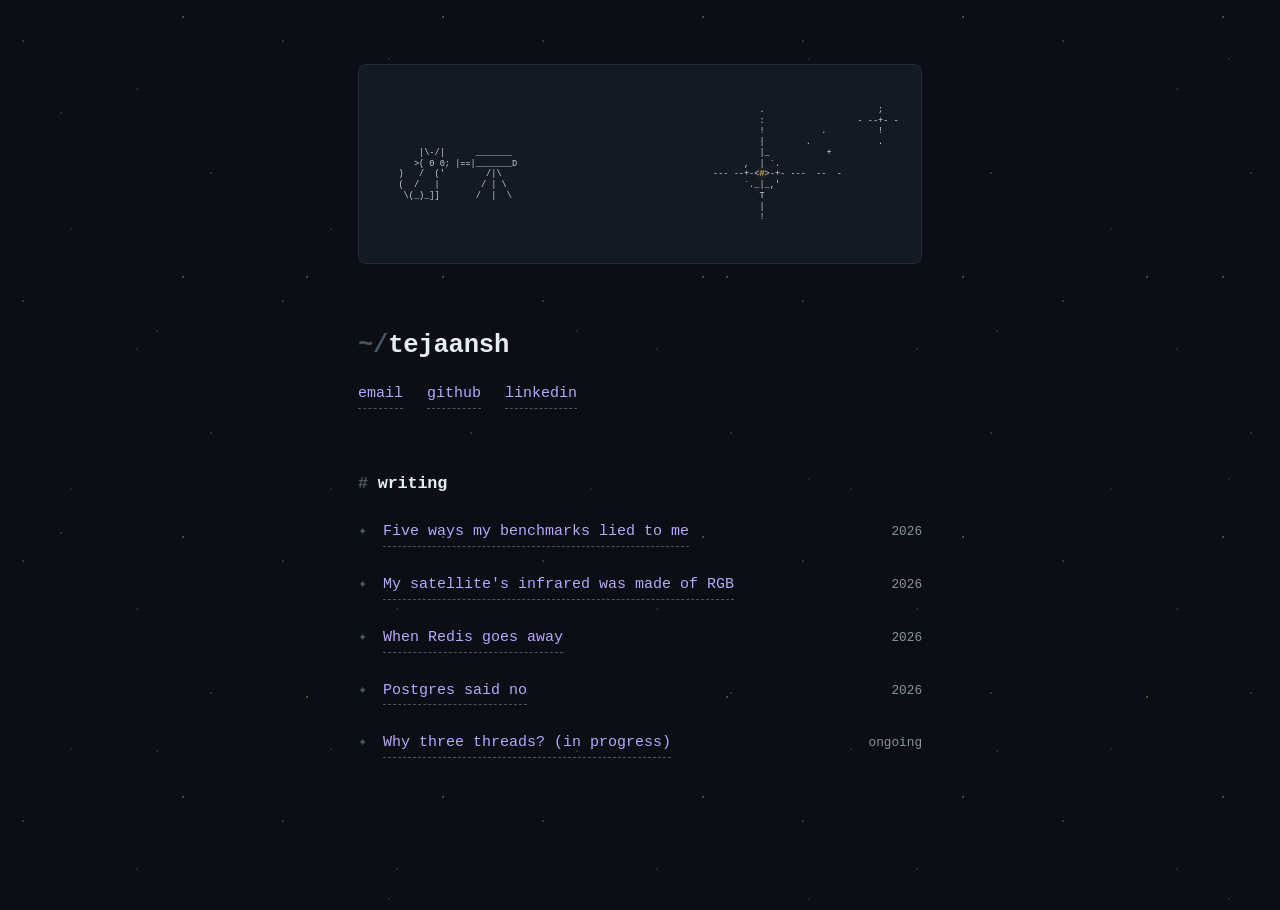
<file: index.html>
<!doctype html>
<html lang="en">
<head>
<meta charset="utf-8">
<meta name="viewport" content="width=device-width,initial-scale=1">
<title>Tejaansh Sara</title>
<link rel="stylesheet" href="style.css">
</head>
<body>
<main><article class="home">
<pre class="sky" role="img" aria-label="ASCII cat at a telescope, pointed at a star">
                                                                         .                      ;
                                                                         :                  - --+- -
                                                                         !           .          !
                                                                         |        .             .
       |\-/|      _______                                                |_           +
      &gt;( 0 0; |==|_______D                                            ,  | `.
   )   /  ('        /|\                                         --- --+-&lt;<span class="star">#</span>&gt;-+- ---  --  -
   (  /   |        / | \                                              `._|_,'
    \(_)_]]       /  |  \                                                T
                                                                         |
                                                                         !
</pre>
<h1>tejaansh</h1>
<p class="links"><a href="mailto:thetejaansh@gmail.com">email</a> <a href="https://github.com/brightyorcerf">github</a> <a href="https://linkedin.com/in/tejaansh-sara">linkedin</a></p>

<h2>writing</h2>
<ol>
<li><a href="writing/benchmarks-lied/">Five ways my benchmarks lied to me</a> <span class="date">2026</span></li>
<li><a href="writing/orbital-scene-preprocessor/">My satellite's infrared was made of RGB</a> <span class="date">2026</span></li>
<li><a href="writing/rate-limiter/">When Redis goes away</a> <span class="date">2026</span></li>
<li><a href="writing/fleeting-rls/">Postgres said no</a> <span class="date">2026</span></li>
<li><a href="writing/lockstack-linux/">Why three threads? (in progress)</a> <span class="date">ongoing</span></li>
</ol>

</article></main>
</body>
</html>
</file>
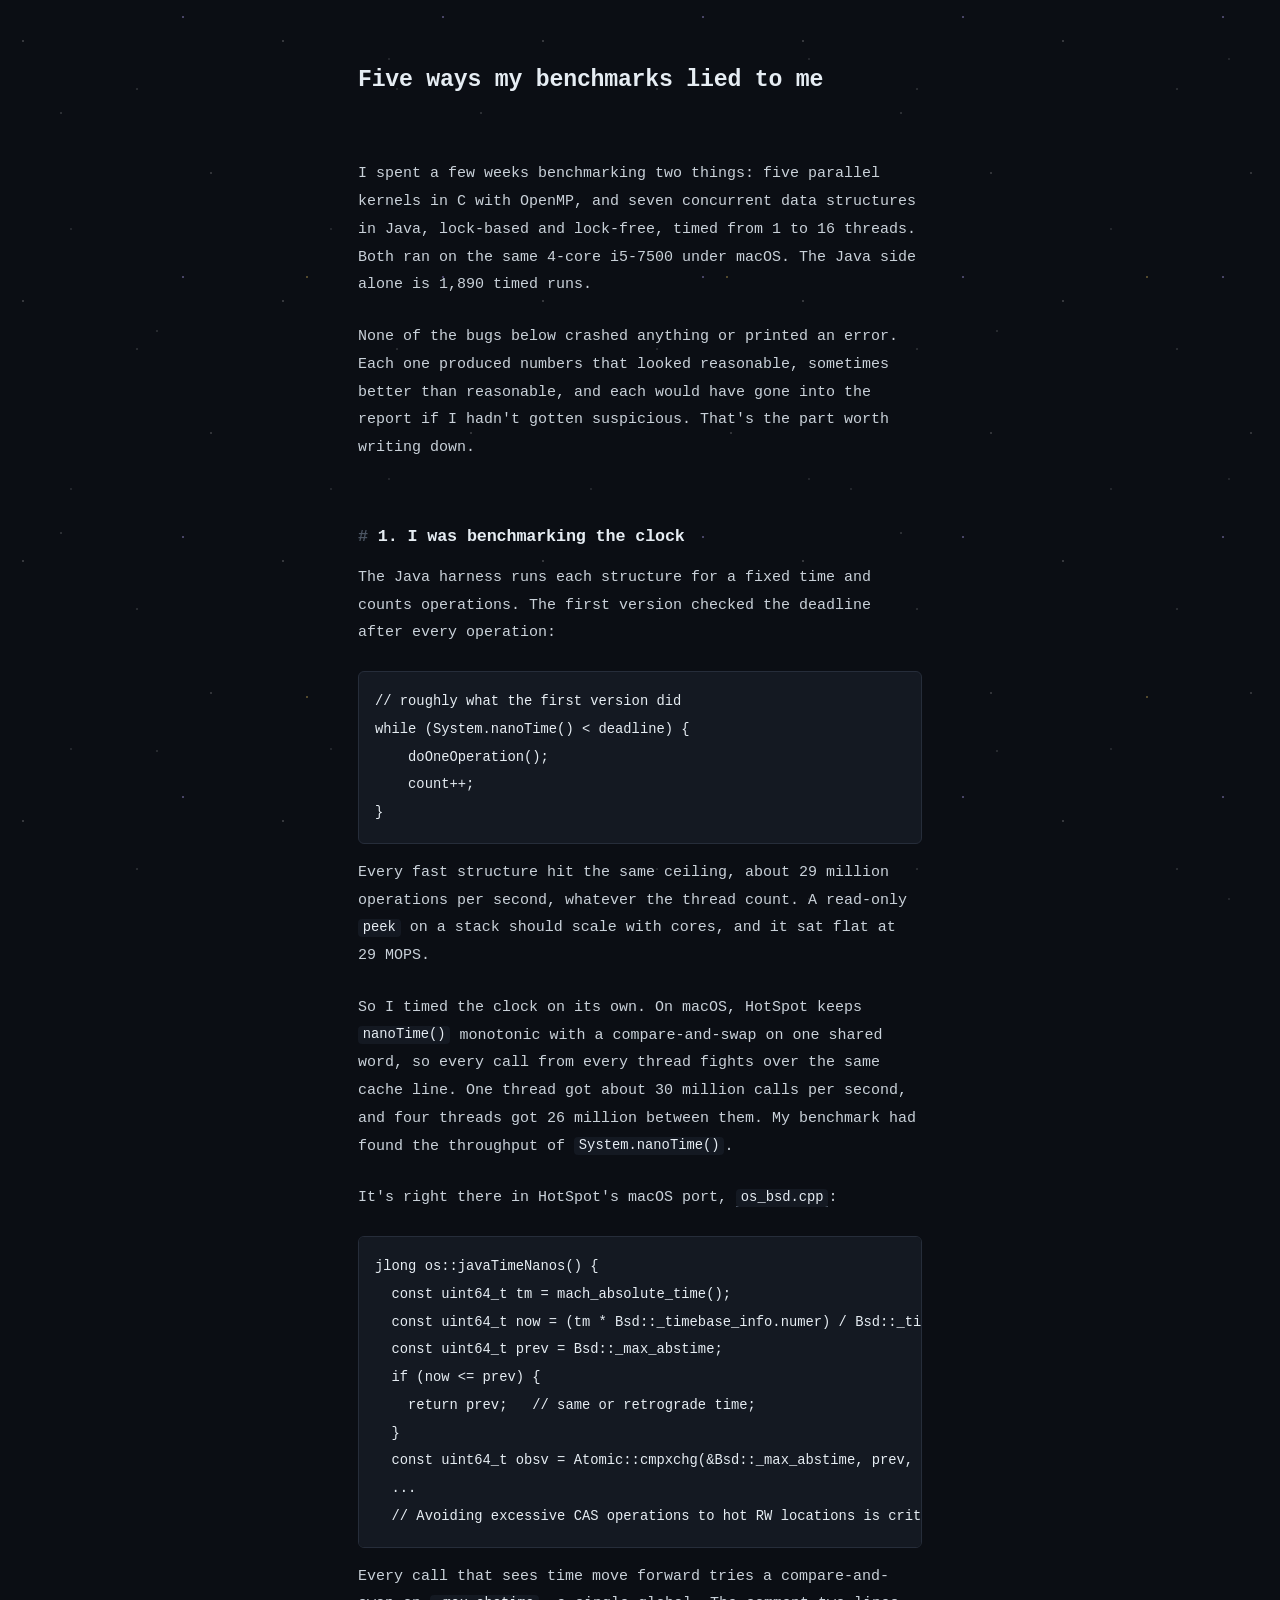
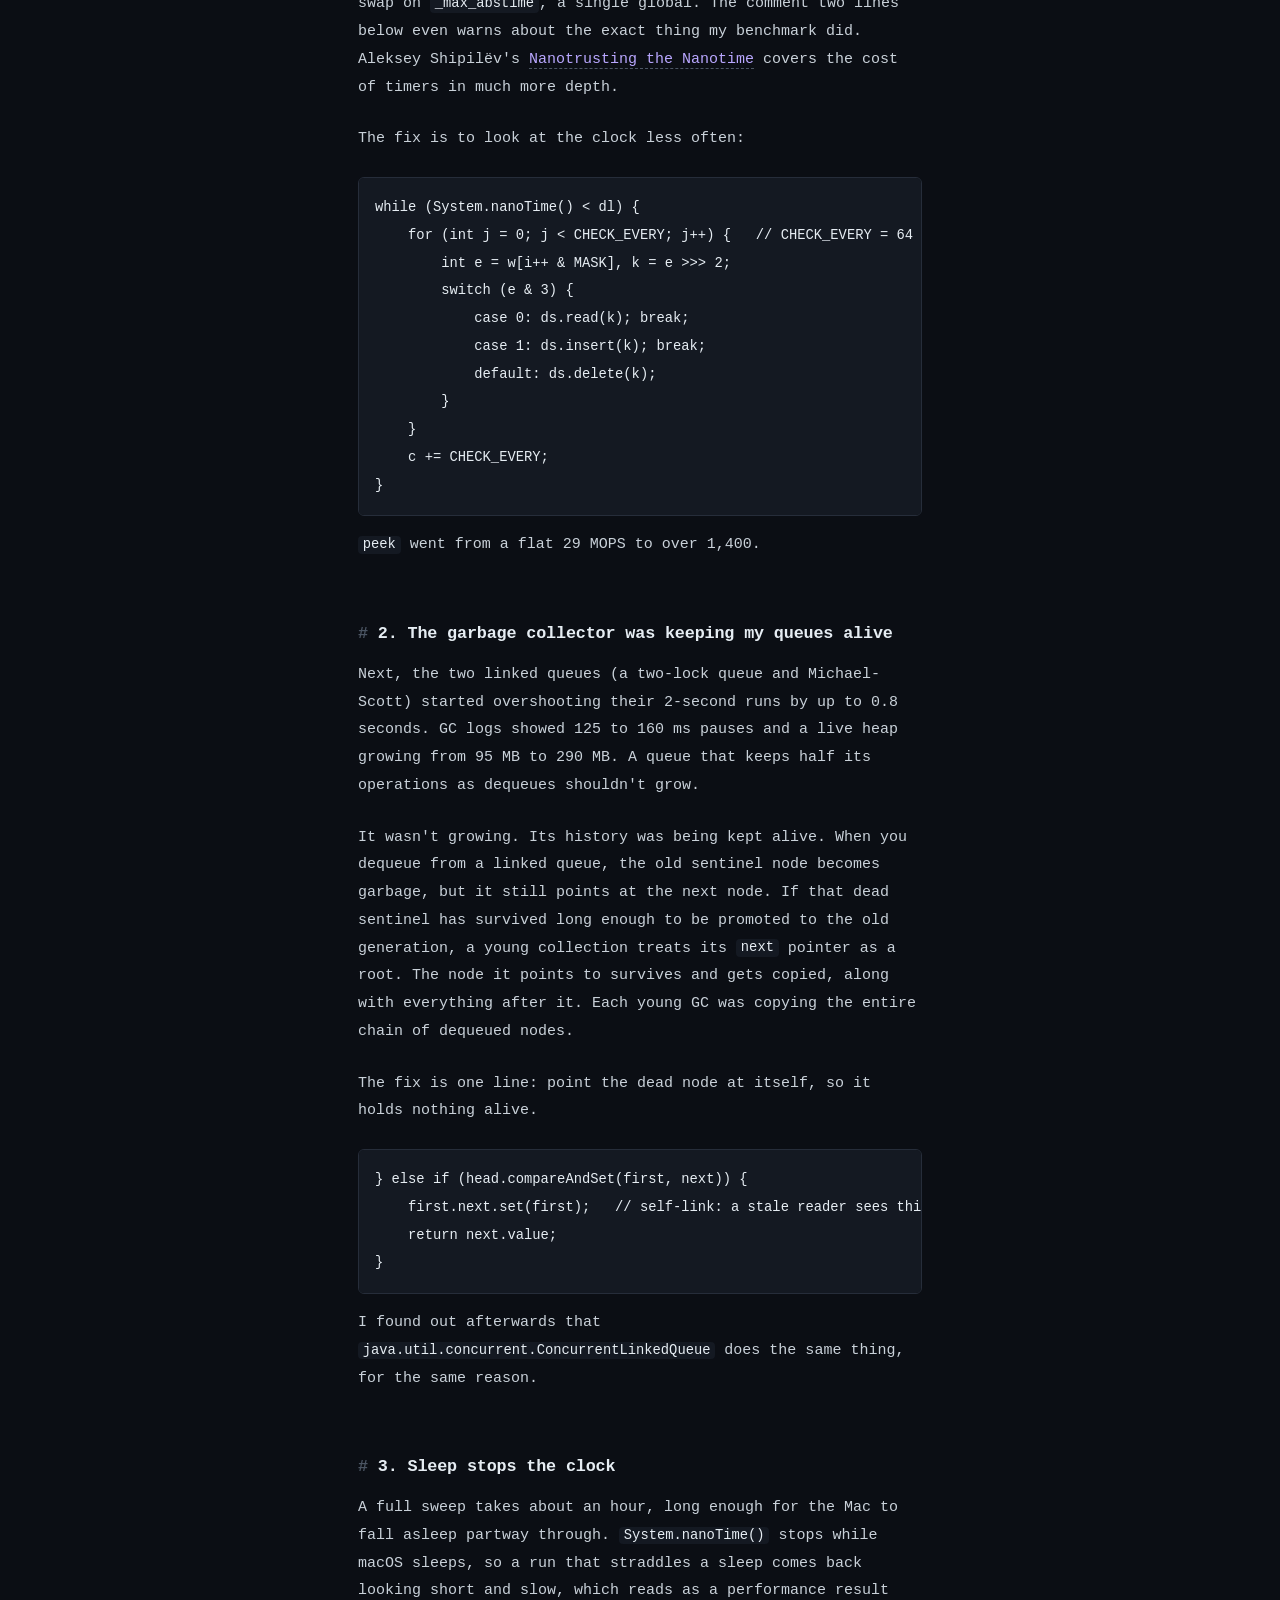
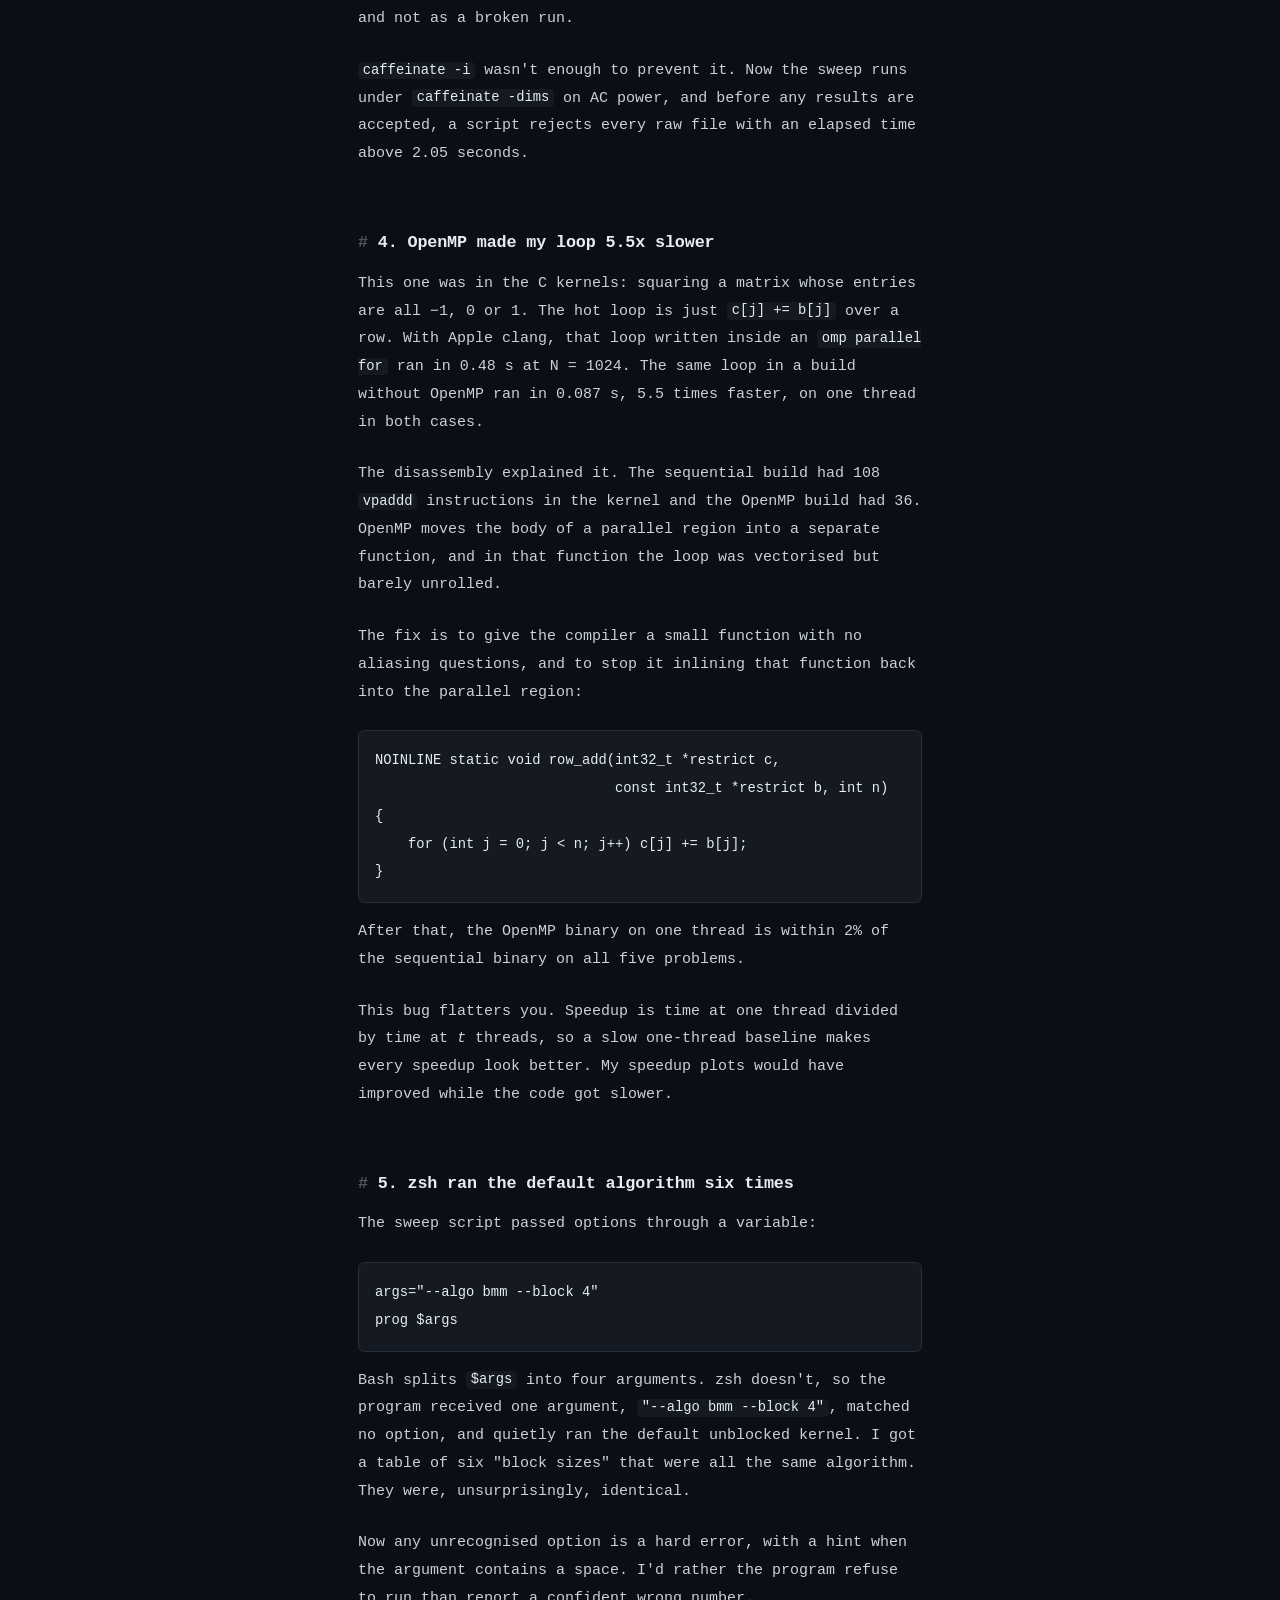
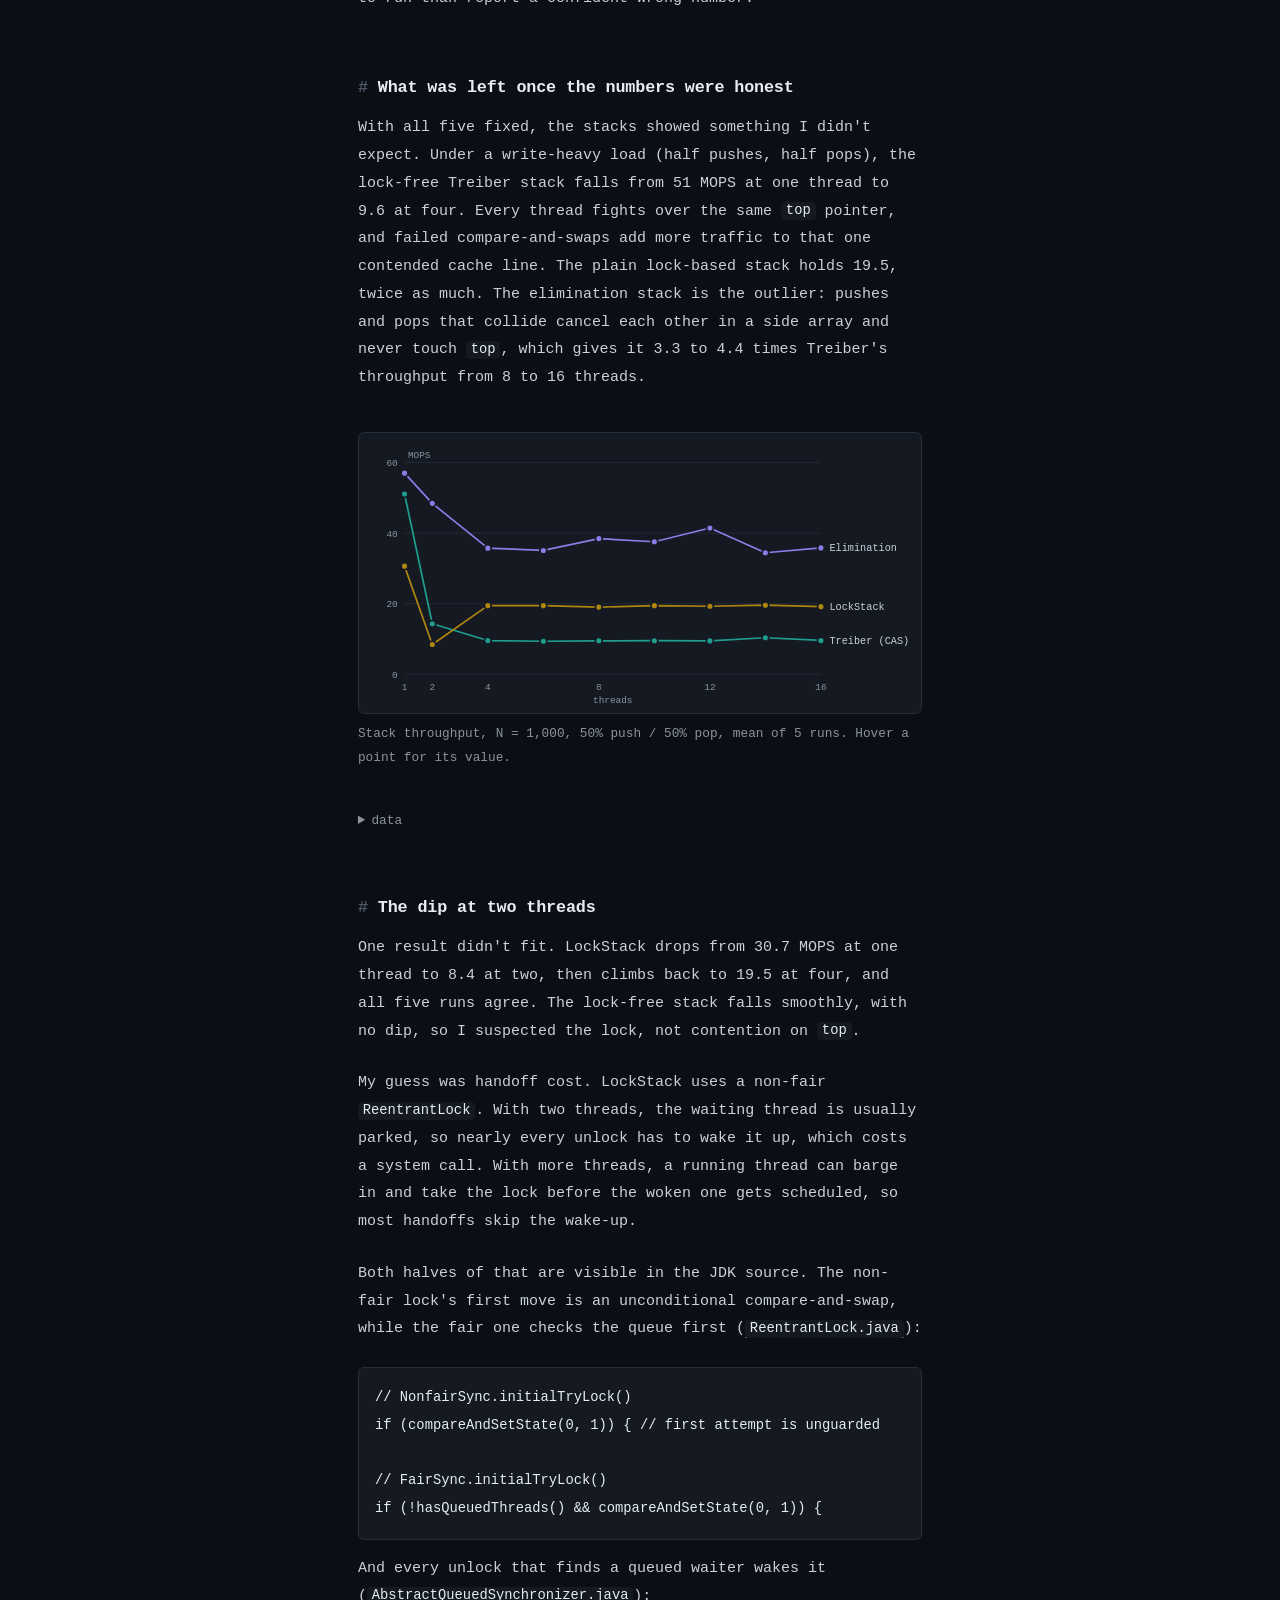
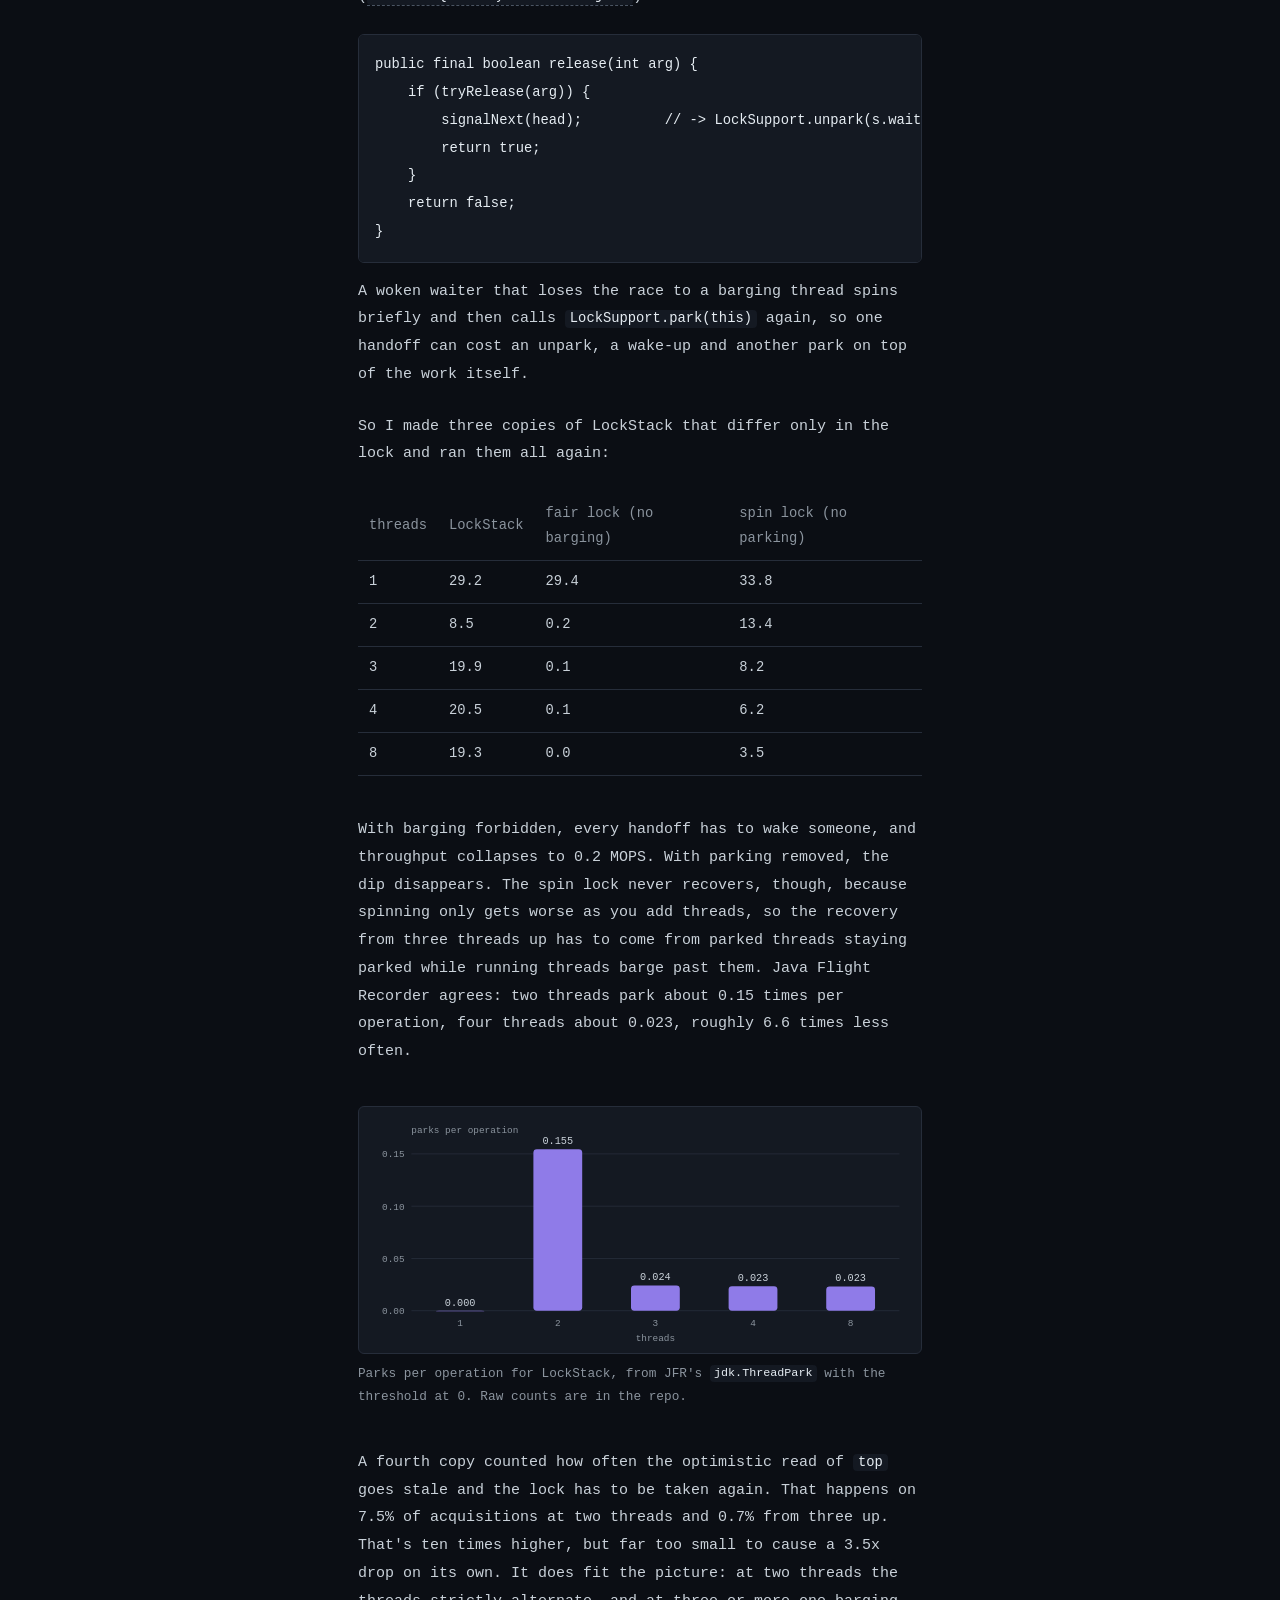
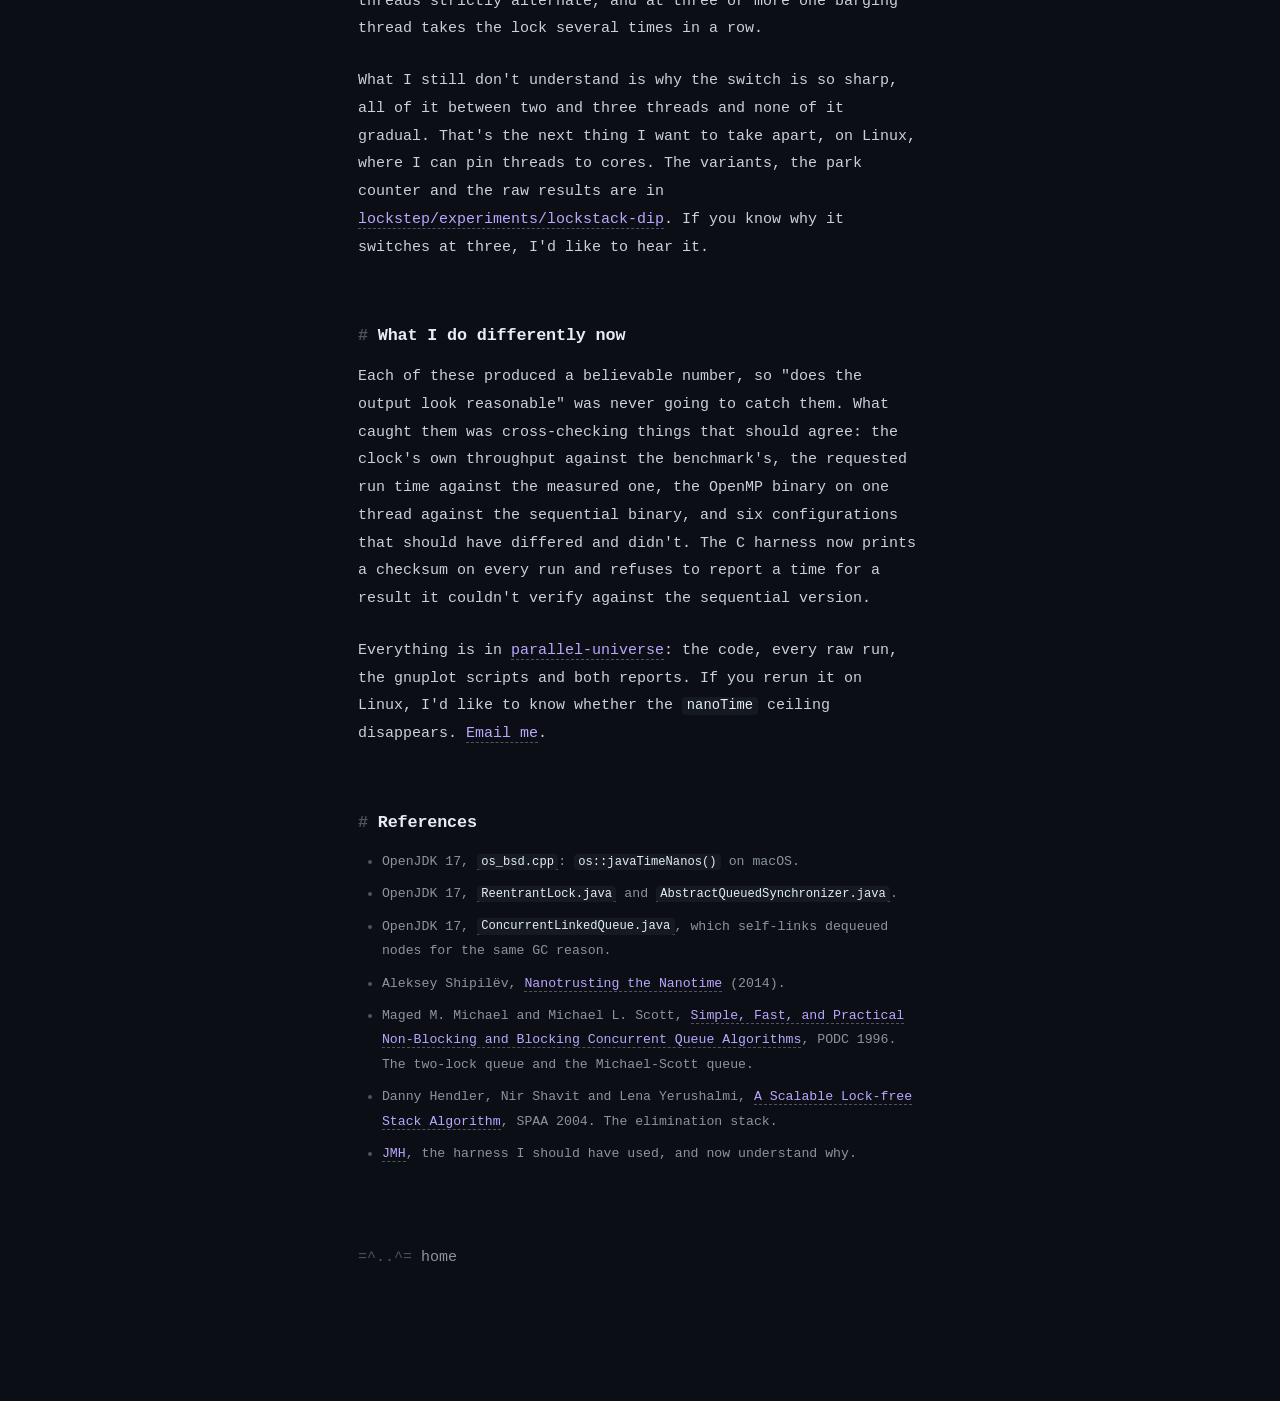
<file: writing/benchmarks-lied/index.html>
<!doctype html>
<html lang="en">
<head>
<meta charset="utf-8">
<meta name="viewport" content="width=device-width,initial-scale=1">
<title>Five ways my benchmarks lied to me</title>
<link rel="stylesheet" href="../../style.css">
</head>
<body>
<main><article>
<h1>Five ways my benchmarks lied to me</h1>
<p>I spent a few weeks benchmarking two things: five parallel kernels in C with OpenMP, and seven concurrent data structures in Java, lock-based and lock-free, timed from 1 to 16 threads. Both ran on the same 4-core i5-7500 under macOS. The Java side alone is 1,890 timed runs.</p>
<p>None of the bugs below crashed anything or printed an error. Each one produced numbers that looked reasonable, sometimes better than reasonable, and each would have gone into the report if I hadn't gotten suspicious. That's the part worth writing down.</p>

<h2>1. I was benchmarking the clock</h2>
<p>The Java harness runs each structure for a fixed time and counts operations. The first version checked the deadline after every operation:</p>
<pre><code>// roughly what the first version did
while (System.nanoTime() &lt; deadline) {
    doOneOperation();
    count++;
}</code></pre>
<p>Every fast structure hit the same ceiling, about 29 million operations per second, whatever the thread count. A read-only <code>peek</code> on a stack should scale with cores, and it sat flat at 29 MOPS.</p>
<p>So I timed the clock on its own. On macOS, HotSpot keeps <code>nanoTime()</code> monotonic with a compare-and-swap on one shared word, so every call from every thread fights over the same cache line. One thread got about 30 million calls per second, and four threads got 26 million between them. My benchmark had found the throughput of <code>System.nanoTime()</code>.</p>
<p>It's right there in HotSpot's macOS port, <a href="https://github.com/openjdk/jdk17u/blob/master/src/hotspot/os/bsd/os_bsd.cpp"><code>os_bsd.cpp</code></a>:</p>
<pre><code>jlong os::javaTimeNanos() {
  const uint64_t tm = mach_absolute_time();
  const uint64_t now = (tm * Bsd::_timebase_info.numer) / Bsd::_timebase_info.denom;
  const uint64_t prev = Bsd::_max_abstime;
  if (now &lt;= prev) {
    return prev;   // same or retrograde time;
  }
  const uint64_t obsv = Atomic::cmpxchg(&amp;Bsd::_max_abstime, prev, now);
  ...
  // Avoiding excessive CAS operations to hot RW locations is critical.</code></pre>
<p>Every call that sees time move forward tries a compare-and-swap on <code>_max_abstime</code>, a single global. The comment two lines below even warns about the exact thing my benchmark did. Aleksey Shipilëv's <a href="https://shipilev.net/blog/2014/nanotrusting-nanotime/">Nanotrusting the Nanotime</a> covers the cost of timers in much more depth.</p>
<p>The fix is to look at the clock less often:</p>
<pre><code>while (System.nanoTime() &lt; dl) {
    for (int j = 0; j &lt; CHECK_EVERY; j++) {   // CHECK_EVERY = 64
        int e = w[i++ &amp; MASK], k = e &gt;&gt;&gt; 2;
        switch (e &amp; 3) {
            case 0: ds.read(k); break;
            case 1: ds.insert(k); break;
            default: ds.delete(k);
        }
    }
    c += CHECK_EVERY;
}</code></pre>
<p><code>peek</code> went from a flat 29 MOPS to over 1,400.</p>

<h2>2. The garbage collector was keeping my queues alive</h2>
<p>Next, the two linked queues (a two-lock queue and Michael-Scott) started overshooting their 2-second runs by up to 0.8 seconds. GC logs showed 125 to 160 ms pauses and a live heap growing from 95 MB to 290 MB. A queue that keeps half its operations as dequeues shouldn't grow.</p>
<p>It wasn't growing. Its history was being kept alive. When you dequeue from a linked queue, the old sentinel node becomes garbage, but it still points at the next node. If that dead sentinel has survived long enough to be promoted to the old generation, a young collection treats its <code>next</code> pointer as a root. The node it points to survives and gets copied, along with everything after it. Each young GC was copying the entire chain of dequeued nodes.</p>
<p>The fix is one line: point the dead node at itself, so it holds nothing alive.</p>
<pre><code>} else if (head.compareAndSet(first, next)) {
    first.next.set(first);   // self-link: a stale reader sees this and fails its head check
    return next.value;
}</code></pre>
<p>I found out afterwards that <code>java.util.concurrent.ConcurrentLinkedQueue</code> does the same thing, for the same reason.</p>

<h2>3. Sleep stops the clock</h2>
<p>A full sweep takes about an hour, long enough for the Mac to fall asleep partway through. <code>System.nanoTime()</code> stops while macOS sleeps, so a run that straddles a sleep comes back looking short and slow, which reads as a performance result and not as a broken run.</p>
<p><code>caffeinate -i</code> wasn't enough to prevent it. Now the sweep runs under <code>caffeinate -dims</code> on AC power, and before any results are accepted, a script rejects every raw file with an elapsed time above 2.05 seconds.</p>

<h2>4. OpenMP made my loop 5.5x slower</h2>
<p>This one was in the C kernels: squaring a matrix whose entries are all −1, 0 or 1. The hot loop is just <code>c[j] += b[j]</code> over a row. With Apple clang, that loop written inside an <code>omp parallel for</code> ran in 0.48 s at N = 1024. The same loop in a build without OpenMP ran in 0.087 s, 5.5 times faster, on one thread in both cases.</p>
<p>The disassembly explained it. The sequential build had 108 <code>vpaddd</code> instructions in the kernel and the OpenMP build had 36. OpenMP moves the body of a parallel region into a separate function, and in that function the loop was vectorised but barely unrolled.</p>
<p>The fix is to give the compiler a small function with no aliasing questions, and to stop it inlining that function back into the parallel region:</p>
<pre><code>NOINLINE static void row_add(int32_t *restrict c,
                             const int32_t *restrict b, int n)
{
    for (int j = 0; j &lt; n; j++) c[j] += b[j];
}</code></pre>
<p>After that, the OpenMP binary on one thread is within 2% of the sequential binary on all five problems.</p>
<p>This bug flatters you. Speedup is time at one thread divided by time at <em>t</em> threads, so a slow one-thread baseline makes every speedup look better. My speedup plots would have improved while the code got slower.</p>

<h2>5. zsh ran the default algorithm six times</h2>
<p>The sweep script passed options through a variable:</p>
<pre><code>args="--algo bmm --block 4"
prog $args</code></pre>
<p>Bash splits <code>$args</code> into four arguments. zsh doesn't, so the program received one argument, <code>"--algo bmm --block 4"</code>, matched no option, and quietly ran the default unblocked kernel. I got a table of six "block sizes" that were all the same algorithm. They were, unsurprisingly, identical.</p>
<p>Now any unrecognised option is a hard error, with a hint when the argument contains a space. I'd rather the program refuse to run than report a confident wrong number.</p>

<h2>What was left once the numbers were honest</h2>
<p>With all five fixed, the stacks showed something I didn't expect. Under a write-heavy load (half pushes, half pops), the lock-free Treiber stack falls from 51 MOPS at one thread to 9.6 at four. Every thread fights over the same <code>top</code> pointer, and failed compare-and-swaps add more traffic to that one contended cache line. The plain lock-based stack holds 19.5, twice as much. The elimination stack is the outlier: pushes and pops that collide cancel each other in a side array and never touch <code>top</code>, which gives it 3.3 to 4.4 times Treiber's throughput from 8 to 16 threads.</p>
<figure class="chart">
<svg viewBox="0 0 640 300" role="img" aria-labelledby="ct"><title id="ct">Throughput in MOPS against thread count, N = 1000, 50% push 50% pop</title>
<line x1="44" x2="532" y1="264.0" y2="264.0" class="g"/><text x="36" y="268.0" text-anchor="end" class="ax">0</text>
<line x1="44" x2="532" y1="181.3" y2="181.3" class="g"/><text x="36" y="185.3" text-anchor="end" class="ax">20</text>
<line x1="44" x2="532" y1="98.7" y2="98.7" class="g"/><text x="36" y="102.7" text-anchor="end" class="ax">40</text>
<line x1="44" x2="532" y1="16.0" y2="16.0" class="g"/><text x="36" y="20.0" text-anchor="end" class="ax">60</text>
<text x="44.0" y="282" text-anchor="middle" class="ax">1</text>
<text x="76.5" y="282" text-anchor="middle" class="ax">2</text>
<text x="141.6" y="282" text-anchor="middle" class="ax">4</text>
<text x="271.7" y="282" text-anchor="middle" class="ax">8</text>
<text x="401.9" y="282" text-anchor="middle" class="ax">12</text>
<text x="532.0" y="282" text-anchor="middle" class="ax">16</text>
<text x="288" y="298" text-anchor="middle" class="ax">threads</text>
<text x="48" y="10" class="ax">MOPS</text>
<polyline fill="none" stroke="#1f9e8f" stroke-width="2" stroke-linejoin="round" points="44.0,52.7 76.5,204.8 141.6,224.5 206.7,225.3 271.7,224.8 336.8,224.7 401.9,224.9 466.9,221.2 532.0,224.4"/>
<circle cx="44.0" cy="52.7" r="4" fill="#1f9e8f" stroke="#141922" stroke-width="2"><title>Treiber (CAS), 1 threads: 51.1 MOPS</title></circle>
<circle cx="76.5" cy="204.8" r="4" fill="#1f9e8f" stroke="#141922" stroke-width="2"><title>Treiber (CAS), 2 threads: 14.3 MOPS</title></circle>
<circle cx="141.6" cy="224.5" r="4" fill="#1f9e8f" stroke="#141922" stroke-width="2"><title>Treiber (CAS), 4 threads: 9.6 MOPS</title></circle>
<circle cx="206.7" cy="225.3" r="4" fill="#1f9e8f" stroke="#141922" stroke-width="2"><title>Treiber (CAS), 6 threads: 9.4 MOPS</title></circle>
<circle cx="271.7" cy="224.8" r="4" fill="#1f9e8f" stroke="#141922" stroke-width="2"><title>Treiber (CAS), 8 threads: 9.5 MOPS</title></circle>
<circle cx="336.8" cy="224.7" r="4" fill="#1f9e8f" stroke="#141922" stroke-width="2"><title>Treiber (CAS), 10 threads: 9.5 MOPS</title></circle>
<circle cx="401.9" cy="224.9" r="4" fill="#1f9e8f" stroke="#141922" stroke-width="2"><title>Treiber (CAS), 12 threads: 9.5 MOPS</title></circle>
<circle cx="466.9" cy="221.2" r="4" fill="#1f9e8f" stroke="#141922" stroke-width="2"><title>Treiber (CAS), 14 threads: 10.3 MOPS</title></circle>
<circle cx="532.0" cy="224.4" r="4" fill="#1f9e8f" stroke="#141922" stroke-width="2"><title>Treiber (CAS), 16 threads: 9.6 MOPS</title></circle>
<text x="542.0" y="228.4" class="dl">Treiber (CAS)</text>
<polyline fill="none" stroke="#b0860f" stroke-width="2" stroke-linejoin="round" points="44.0,137.3 76.5,229.2 141.6,183.6 206.7,183.6 271.7,185.3 336.8,183.6 401.9,184.3 466.9,183.1 532.0,184.8"/>
<circle cx="44.0" cy="137.3" r="4" fill="#b0860f" stroke="#141922" stroke-width="2"><title>LockStack, 1 threads: 30.7 MOPS</title></circle>
<circle cx="76.5" cy="229.2" r="4" fill="#b0860f" stroke="#141922" stroke-width="2"><title>LockStack, 2 threads: 8.4 MOPS</title></circle>
<circle cx="141.6" cy="183.6" r="4" fill="#b0860f" stroke="#141922" stroke-width="2"><title>LockStack, 4 threads: 19.5 MOPS</title></circle>
<circle cx="206.7" cy="183.6" r="4" fill="#b0860f" stroke="#141922" stroke-width="2"><title>LockStack, 6 threads: 19.5 MOPS</title></circle>
<circle cx="271.7" cy="185.3" r="4" fill="#b0860f" stroke="#141922" stroke-width="2"><title>LockStack, 8 threads: 19.0 MOPS</title></circle>
<circle cx="336.8" cy="183.6" r="4" fill="#b0860f" stroke="#141922" stroke-width="2"><title>LockStack, 10 threads: 19.5 MOPS</title></circle>
<circle cx="401.9" cy="184.3" r="4" fill="#b0860f" stroke="#141922" stroke-width="2"><title>LockStack, 12 threads: 19.3 MOPS</title></circle>
<circle cx="466.9" cy="183.1" r="4" fill="#b0860f" stroke="#141922" stroke-width="2"><title>LockStack, 14 threads: 19.6 MOPS</title></circle>
<circle cx="532.0" cy="184.8" r="4" fill="#b0860f" stroke="#141922" stroke-width="2"><title>LockStack, 16 threads: 19.2 MOPS</title></circle>
<text x="542.0" y="188.8" class="dl">LockStack</text>
<polyline fill="none" stroke="#8f7be8" stroke-width="2" stroke-linejoin="round" points="44.0,28.3 76.5,63.7 141.6,116.2 206.7,118.9 271.7,105.0 336.8,108.7 401.9,92.6 466.9,121.6 532.0,115.9"/>
<circle cx="44.0" cy="28.3" r="4" fill="#8f7be8" stroke="#141922" stroke-width="2"><title>Elimination, 1 threads: 57.0 MOPS</title></circle>
<circle cx="76.5" cy="63.7" r="4" fill="#8f7be8" stroke="#141922" stroke-width="2"><title>Elimination, 2 threads: 48.5 MOPS</title></circle>
<circle cx="141.6" cy="116.2" r="4" fill="#8f7be8" stroke="#141922" stroke-width="2"><title>Elimination, 4 threads: 35.8 MOPS</title></circle>
<circle cx="206.7" cy="118.9" r="4" fill="#8f7be8" stroke="#141922" stroke-width="2"><title>Elimination, 6 threads: 35.1 MOPS</title></circle>
<circle cx="271.7" cy="105.0" r="4" fill="#8f7be8" stroke="#141922" stroke-width="2"><title>Elimination, 8 threads: 38.5 MOPS</title></circle>
<circle cx="336.8" cy="108.7" r="4" fill="#8f7be8" stroke="#141922" stroke-width="2"><title>Elimination, 10 threads: 37.6 MOPS</title></circle>
<circle cx="401.9" cy="92.6" r="4" fill="#8f7be8" stroke="#141922" stroke-width="2"><title>Elimination, 12 threads: 41.5 MOPS</title></circle>
<circle cx="466.9" cy="121.6" r="4" fill="#8f7be8" stroke="#141922" stroke-width="2"><title>Elimination, 14 threads: 34.4 MOPS</title></circle>
<circle cx="532.0" cy="115.9" r="4" fill="#8f7be8" stroke="#141922" stroke-width="2"><title>Elimination, 16 threads: 35.8 MOPS</title></circle>
<text x="542.0" y="119.9" class="dl">Elimination</text>
</svg>
<figcaption>Stack throughput, N = 1,000, 50% push / 50% pop, mean of 5 runs. Hover a point for its value.</figcaption>
</figure>
<details><summary>data</summary>
<table><tr><th>threads</th><th>Treiber (CAS)</th><th>LockStack</th><th>Elimination</th></tr>
<tr><td>1</td><td>51.1</td><td>30.7</td><td>57.0</td></tr>
<tr><td>2</td><td>14.3</td><td>8.4</td><td>48.5</td></tr>
<tr><td>4</td><td>9.6</td><td>19.5</td><td>35.8</td></tr>
<tr><td>6</td><td>9.4</td><td>19.5</td><td>35.1</td></tr>
<tr><td>8</td><td>9.5</td><td>19.0</td><td>38.5</td></tr>
<tr><td>10</td><td>9.5</td><td>19.5</td><td>37.6</td></tr>
<tr><td>12</td><td>9.5</td><td>19.3</td><td>41.5</td></tr>
<tr><td>14</td><td>10.3</td><td>19.6</td><td>34.4</td></tr>
<tr><td>16</td><td>9.6</td><td>19.2</td><td>35.8</td></tr>
</table>
</details>
<h2>The dip at two threads</h2>
<p>One result didn't fit. LockStack drops from 30.7 MOPS at one thread to 8.4 at two, then climbs back to 19.5 at four, and all five runs agree. The lock-free stack falls smoothly, with no dip, so I suspected the lock, not contention on <code>top</code>.</p>
<p>My guess was handoff cost. LockStack uses a non-fair <code>ReentrantLock</code>. With two threads, the waiting thread is usually parked, so nearly every unlock has to wake it up, which costs a system call. With more threads, a running thread can barge in and take the lock before the woken one gets scheduled, so most handoffs skip the wake-up.</p>
<p>Both halves of that are visible in the JDK source. The non-fair lock's first move is an unconditional compare-and-swap, while the fair one checks the queue first (<a href="https://github.com/openjdk/jdk17u/blob/master/src/java.base/share/classes/java/util/concurrent/locks/ReentrantLock.java"><code>ReentrantLock.java</code></a>):</p>
<pre><code>// NonfairSync.initialTryLock()
if (compareAndSetState(0, 1)) { // first attempt is unguarded

// FairSync.initialTryLock()
if (!hasQueuedThreads() &amp;&amp; compareAndSetState(0, 1)) {</code></pre>
<p>And every unlock that finds a queued waiter wakes it (<a href="https://github.com/openjdk/jdk17u/blob/master/src/java.base/share/classes/java/util/concurrent/locks/AbstractQueuedSynchronizer.java"><code>AbstractQueuedSynchronizer.java</code></a>):</p>
<pre><code>public final boolean release(int arg) {
    if (tryRelease(arg)) {
        signalNext(head);          // -&gt; LockSupport.unpark(s.waiter)
        return true;
    }
    return false;
}</code></pre>
<p>A woken waiter that loses the race to a barging thread spins briefly and then calls <code>LockSupport.park(this)</code> again, so one handoff can cost an unpark, a wake-up and another park on top of the work itself.</p>
<p>So I made three copies of LockStack that differ only in the lock and ran them all again:</p>
<table>
<tr><th>threads</th><th>LockStack</th><th>fair lock (no barging)</th><th>spin lock (no parking)</th></tr>
<tr><td>1</td><td>29.2</td><td>29.4</td><td>33.8</td></tr>
<tr><td>2</td><td>8.5</td><td>0.2</td><td>13.4</td></tr>
<tr><td>3</td><td>19.9</td><td>0.1</td><td>8.2</td></tr>
<tr><td>4</td><td>20.5</td><td>0.1</td><td>6.2</td></tr>
<tr><td>8</td><td>19.3</td><td>0.0</td><td>3.5</td></tr>
</table>
<p>With barging forbidden, every handoff has to wake someone, and throughput collapses to 0.2 MOPS. With parking removed, the dip disappears. The spin lock never recovers, though, because spinning only gets worse as you add threads, so the recovery from three threads up has to come from parked threads staying parked while running threads barge past them. Java Flight Recorder agrees: two threads park about 0.15 times per operation, four threads about 0.023, roughly 6.6 times less often.</p>
<figure class="chart">
<svg viewBox="0 0 640 260" role="img" aria-labelledby="t387"><title id="t387">Parks per operation by thread count, LockStack, from Java Flight Recorder</title>
<line x1="52" x2="624" y1="220.0" y2="220.0" class="g"/><text x="44" y="224.0" text-anchor="end" class="ax">0.00</text>
<line x1="52" x2="624" y1="158.8" y2="158.8" class="g"/><text x="44" y="162.8" text-anchor="end" class="ax">0.05</text>
<line x1="52" x2="624" y1="97.5" y2="97.5" class="g"/><text x="44" y="101.5" text-anchor="end" class="ax">0.10</text>
<line x1="52" x2="624" y1="36.2" y2="36.2" class="g"/><text x="44" y="40.2" text-anchor="end" class="ax">0.15</text>
<rect x="80.6" y="220.0" width="57.2" height="0.5" rx="4" fill="#8f7be8"><title>1 threads: 0.0000 parks per operation (2 parks)</title></rect>
<text x="109.2" y="214.0" text-anchor="middle" class="dl">0.000</text>
<text x="109.2" y="238" text-anchor="middle" class="ax">1</text>
<rect x="195.0" y="30.7" width="57.2" height="189.3" rx="4" fill="#8f7be8"><title>2 threads: 0.1545 parks per operation (2,076,532 parks)</title></rect>
<text x="223.6" y="24.7" text-anchor="middle" class="dl">0.155</text>
<text x="223.6" y="238" text-anchor="middle" class="ax">2</text>
<rect x="309.4" y="190.4" width="57.2" height="29.6" rx="4" fill="#8f7be8"><title>3 threads: 0.0242 parks per operation (805,564 parks)</title></rect>
<text x="338.0" y="184.4" text-anchor="middle" class="dl">0.024</text>
<text x="338.0" y="238" text-anchor="middle" class="ax">3</text>
<rect x="423.8" y="191.4" width="57.2" height="28.6" rx="4" fill="#8f7be8"><title>4 threads: 0.0233 parks per operation (768,919 parks)</title></rect>
<text x="452.4" y="185.4" text-anchor="middle" class="dl">0.023</text>
<text x="452.4" y="238" text-anchor="middle" class="ax">4</text>
<rect x="538.2" y="191.6" width="57.2" height="28.4" rx="4" fill="#8f7be8"><title>8 threads: 0.0232 parks per operation (788,499 parks)</title></rect>
<text x="566.8" y="185.6" text-anchor="middle" class="dl">0.023</text>
<text x="566.8" y="238" text-anchor="middle" class="ax">8</text>
<text x="338" y="256" text-anchor="middle" class="ax">threads</text>
<text x="52" y="12" class="ax">parks per operation</text></svg>
<figcaption>Parks per operation for LockStack, from JFR's <code>jdk.ThreadPark</code> with the threshold at 0. Raw counts are in the repo.</figcaption>
</figure>
<p>A fourth copy counted how often the optimistic read of <code>top</code> goes stale and the lock has to be taken again. That happens on 7.5% of acquisitions at two threads and 0.7% from three up. That's ten times higher, but far too small to cause a 3.5x drop on its own. It does fit the picture: at two threads the threads strictly alternate, and at three or more one barging thread takes the lock several times in a row.</p>
<p>What I still don't understand is why the switch is so sharp, all of it between two and three threads and none of it gradual. That's the next thing I want to take apart, on Linux, where I can pin threads to cores. The variants, the park counter and the raw results are in <a href="https://github.com/brightyorcerf/parallel-universe/tree/main/lockstep/experiments/lockstack-dip">lockstep/experiments/lockstack-dip</a>. If you know why it switches at three, I'd like to hear it.</p>

<h2>What I do differently now</h2>
<p>Each of these produced a believable number, so "does the output look reasonable" was never going to catch them. What caught them was cross-checking things that should agree: the clock's own throughput against the benchmark's, the requested run time against the measured one, the OpenMP binary on one thread against the sequential binary, and six configurations that should have differed and didn't. The C harness now prints a checksum on every run and refuses to report a time for a result it couldn't verify against the sequential version.</p>
<p>Everything is in <a href="https://github.com/brightyorcerf/parallel-universe">parallel-universe</a>: the code, every raw run, the gnuplot scripts and both reports. If you rerun it on Linux, I'd like to know whether the <code>nanoTime</code> ceiling disappears. <a href="mailto:thetejaansh@gmail.com">Email me</a>.</p>
<h2>References</h2>
<ul class="refs">
<li>OpenJDK 17, <a href="https://github.com/openjdk/jdk17u/blob/master/src/hotspot/os/bsd/os_bsd.cpp"><code>os_bsd.cpp</code></a>: <code>os::javaTimeNanos()</code> on macOS.</li>
<li>OpenJDK 17, <a href="https://github.com/openjdk/jdk17u/blob/master/src/java.base/share/classes/java/util/concurrent/locks/ReentrantLock.java"><code>ReentrantLock.java</code></a> and <a href="https://github.com/openjdk/jdk17u/blob/master/src/java.base/share/classes/java/util/concurrent/locks/AbstractQueuedSynchronizer.java"><code>AbstractQueuedSynchronizer.java</code></a>.</li>
<li>OpenJDK 17, <a href="https://github.com/openjdk/jdk17u/blob/master/src/java.base/share/classes/java/util/concurrent/ConcurrentLinkedQueue.java"><code>ConcurrentLinkedQueue.java</code></a>, which self-links dequeued nodes for the same GC reason.</li>
<li>Aleksey Shipilëv, <a href="https://shipilev.net/blog/2014/nanotrusting-nanotime/">Nanotrusting the Nanotime</a> (2014).</li>
<li>Maged M. Michael and Michael L. Scott, <a href="https://www.cs.rochester.edu/u/scott/papers/1996_PODC_queues.pdf">Simple, Fast, and Practical Non-Blocking and Blocking Concurrent Queue Algorithms</a>, PODC 1996. The two-lock queue and the Michael-Scott queue.</li>
<li>Danny Hendler, Nir Shavit and Lena Yerushalmi, <a href="https://people.csail.mit.edu/shanir/publications/Lock_Free.pdf">A Scalable Lock-free Stack Algorithm</a>, SPAA 2004. The elimination stack.</li>
<li><a href="https://openjdk.org/projects/code-tools/jmh/">JMH</a>, the harness I should have used, and now understand why.</li>
</ul>
<a class="back" href="../../">home</a>
</article></main>
</body>
</html>
</file>
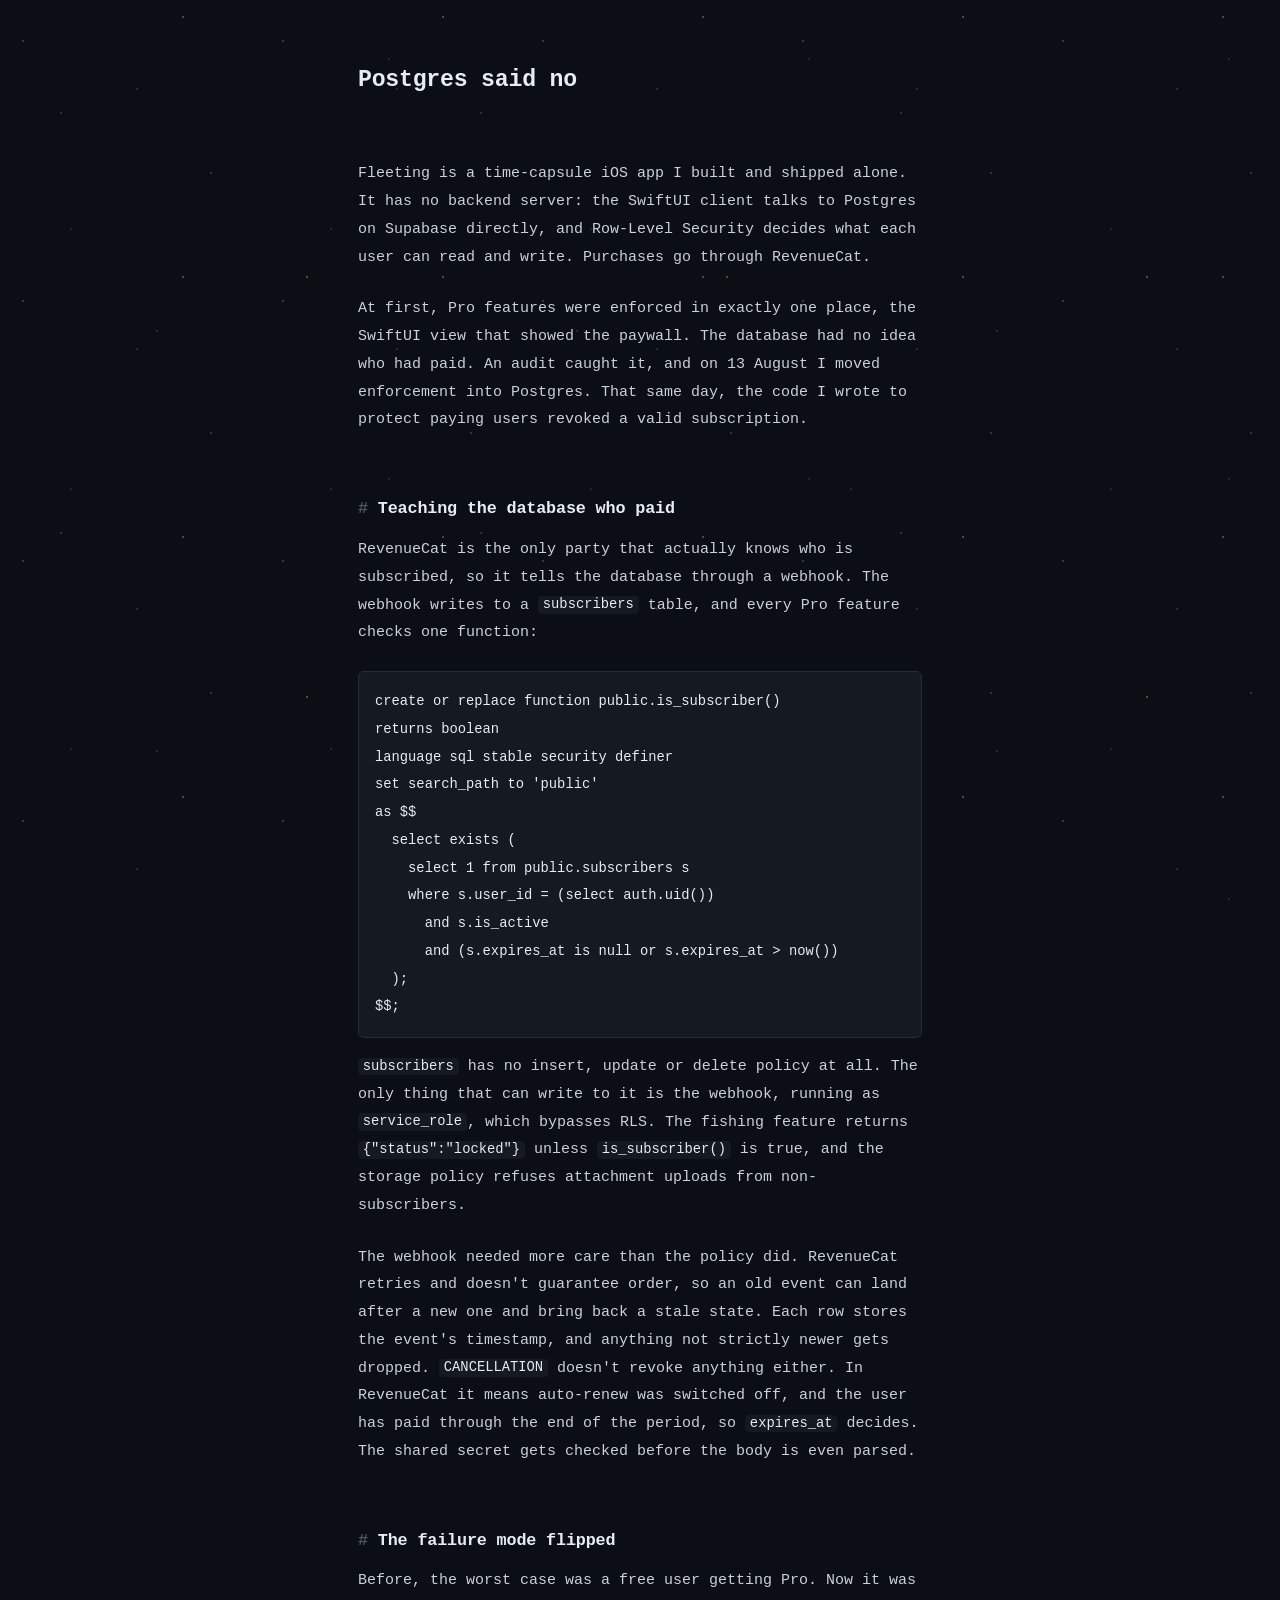
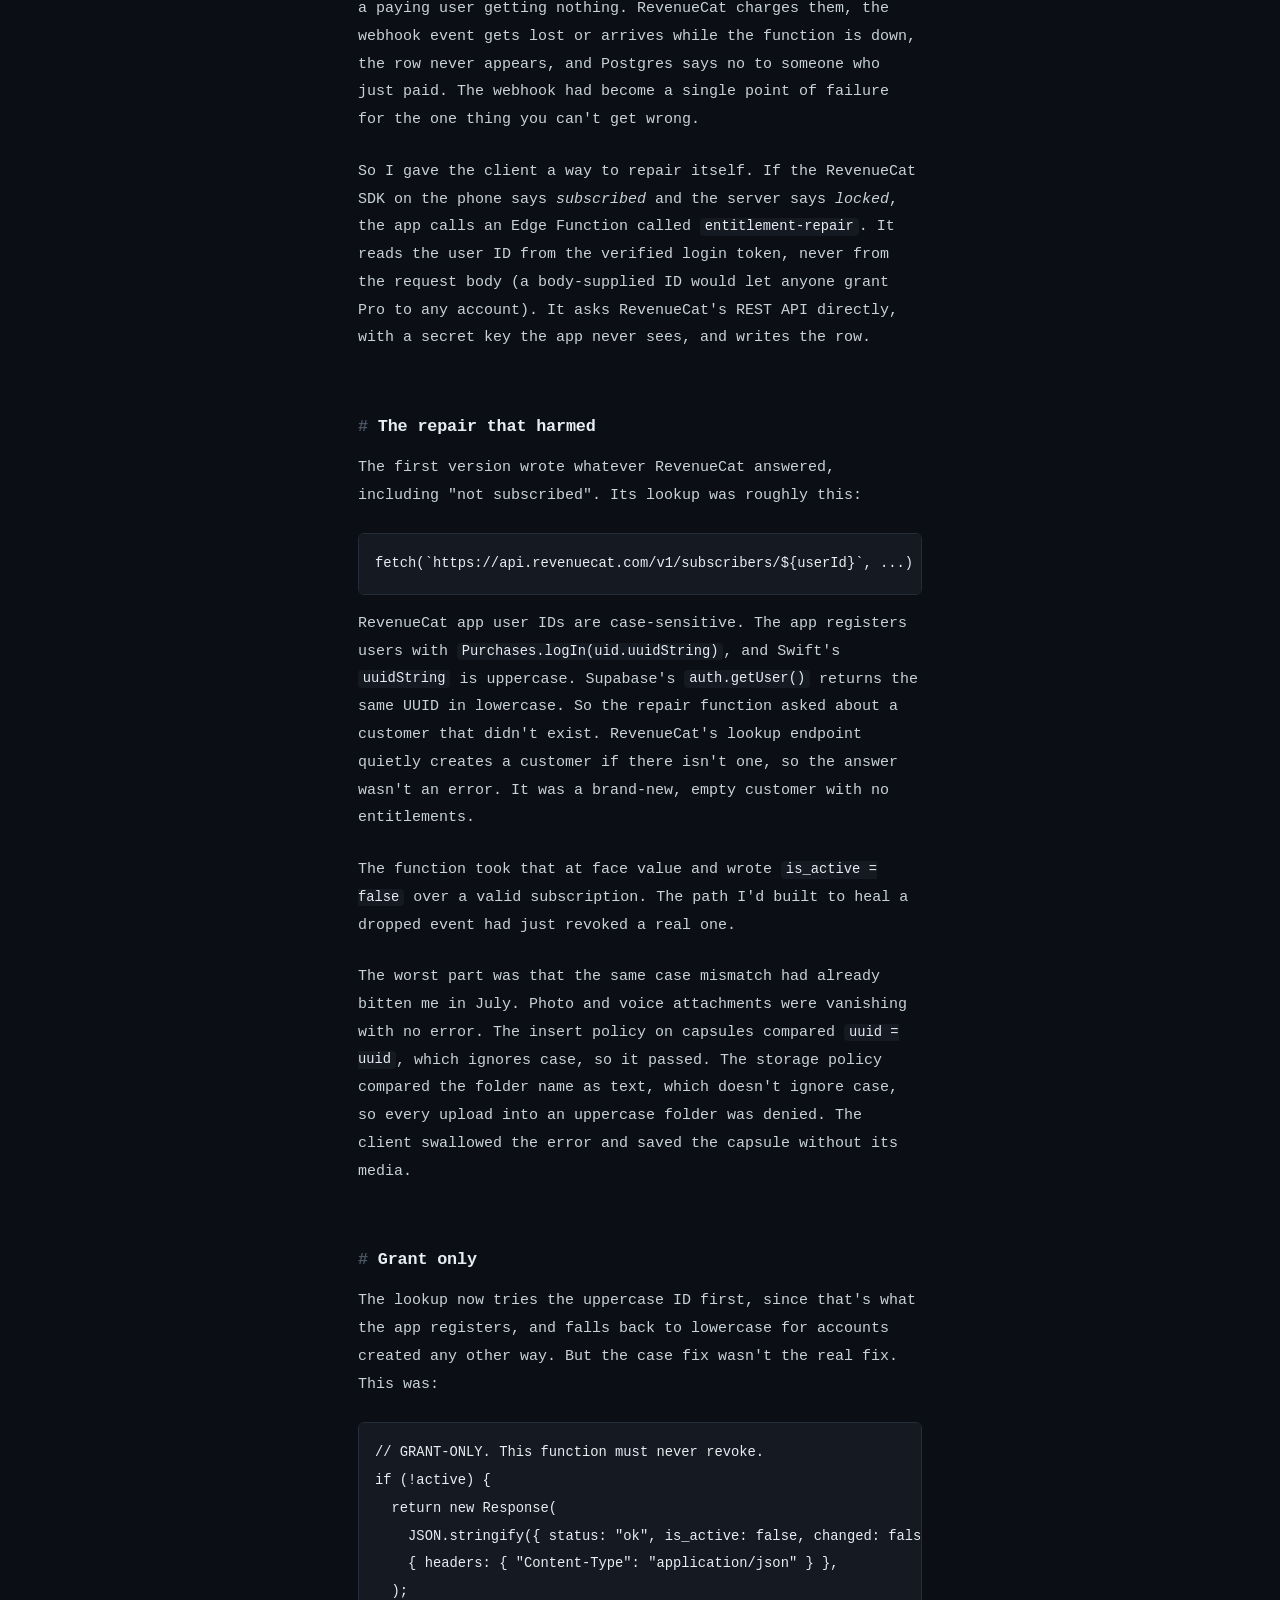
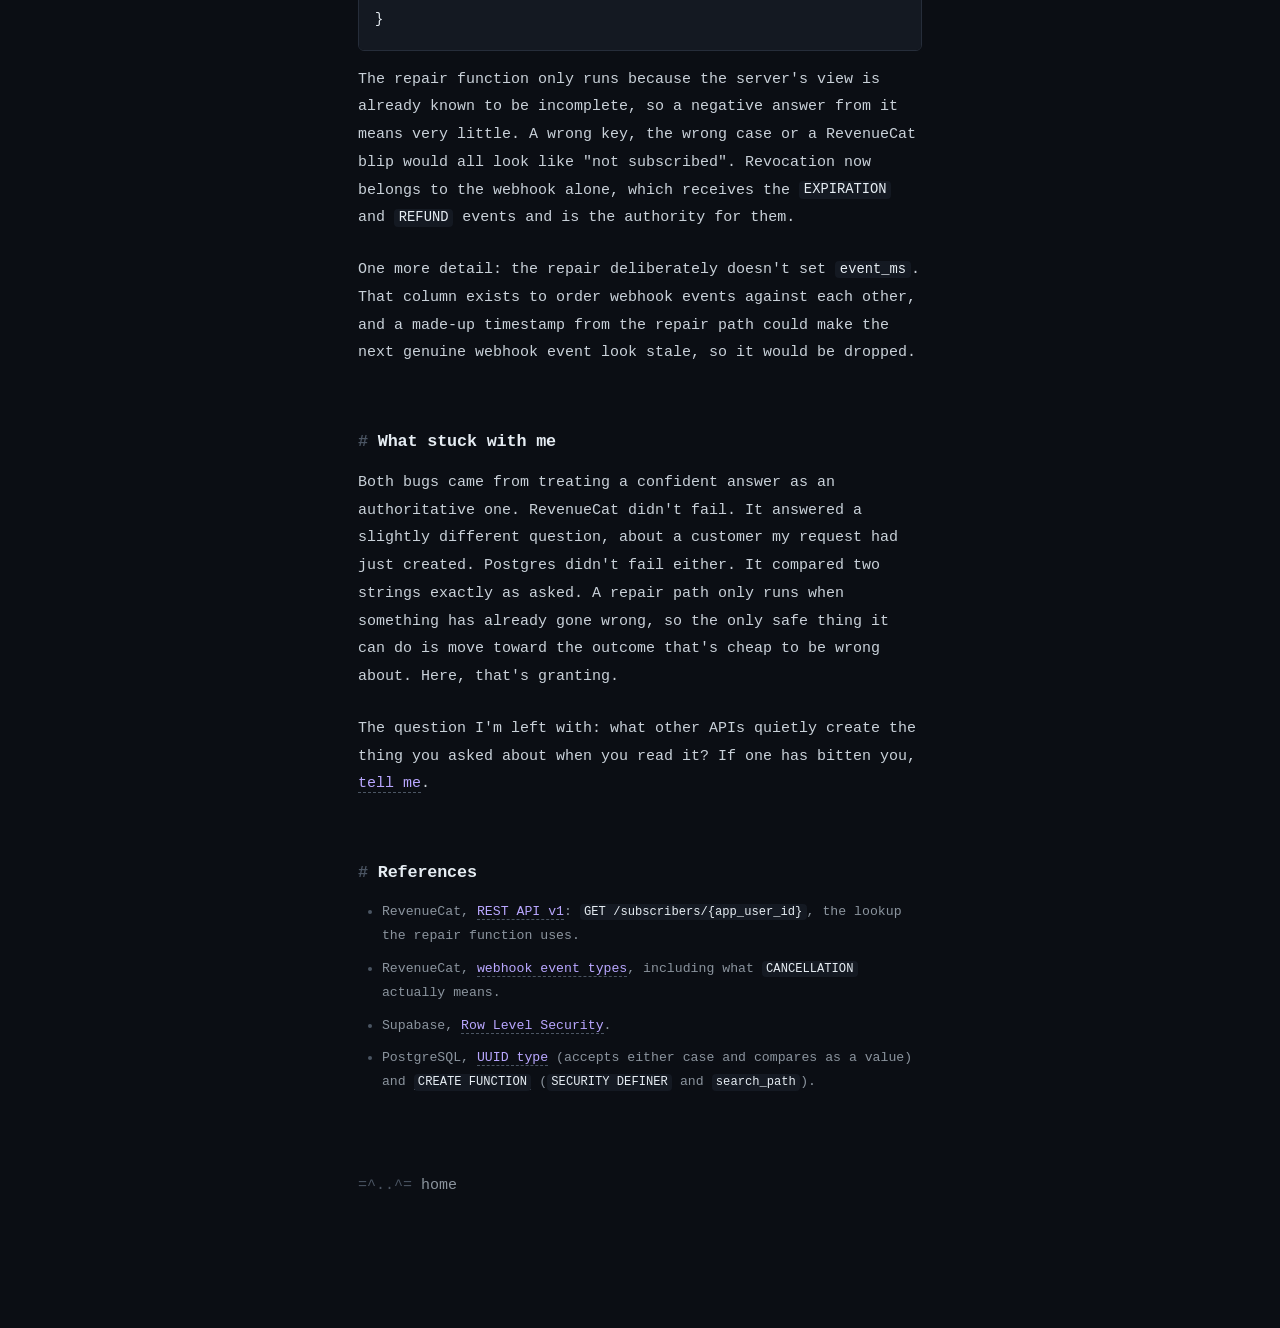
<file: writing/fleeting-rls/index.html>
<!doctype html>
<html lang="en">
<head>
<meta charset="utf-8">
<meta name="viewport" content="width=device-width,initial-scale=1">
<title>Postgres said no</title>
<link rel="stylesheet" href="../../style.css">
</head>
<body>
<main><article>
<h1>Postgres said no</h1>
<p>Fleeting is a time-capsule iOS app I built and shipped alone. It has no backend server: the SwiftUI client talks to Postgres on Supabase directly, and Row-Level Security decides what each user can read and write. Purchases go through RevenueCat.</p>
<p>At first, Pro features were enforced in exactly one place, the SwiftUI view that showed the paywall. The database had no idea who had paid. An audit caught it, and on 13 August I moved enforcement into Postgres. That same day, the code I wrote to protect paying users revoked a valid subscription.</p>

<h2>Teaching the database who paid</h2>
<p>RevenueCat is the only party that actually knows who is subscribed, so it tells the database through a webhook. The webhook writes to a <code>subscribers</code> table, and every Pro feature checks one function:</p>
<pre><code>create or replace function public.is_subscriber()
returns boolean
language sql stable security definer
set search_path to 'public'
as $$
  select exists (
    select 1 from public.subscribers s
    where s.user_id = (select auth.uid())
      and s.is_active
      and (s.expires_at is null or s.expires_at &gt; now())
  );
$$;</code></pre>
<p><code>subscribers</code> has no insert, update or delete policy at all. The only thing that can write to it is the webhook, running as <code>service_role</code>, which bypasses RLS. The fishing feature returns <code>{"status":"locked"}</code> unless <code>is_subscriber()</code> is true, and the storage policy refuses attachment uploads from non-subscribers.</p>
<p>The webhook needed more care than the policy did. RevenueCat retries and doesn't guarantee order, so an old event can land after a new one and bring back a stale state. Each row stores the event's timestamp, and anything not strictly newer gets dropped. <code>CANCELLATION</code> doesn't revoke anything either. In RevenueCat it means auto-renew was switched off, and the user has paid through the end of the period, so <code>expires_at</code> decides. The shared secret gets checked before the body is even parsed.</p>

<h2>The failure mode flipped</h2>
<p>Before, the worst case was a free user getting Pro. Now it was a paying user getting nothing. RevenueCat charges them, the webhook event gets lost or arrives while the function is down, the row never appears, and Postgres says no to someone who just paid. The webhook had become a single point of failure for the one thing you can't get wrong.</p>
<p>So I gave the client a way to repair itself. If the RevenueCat SDK on the phone says <em>subscribed</em> and the server says <em>locked</em>, the app calls an Edge Function called <code>entitlement-repair</code>. It reads the user ID from the verified login token, never from the request body (a body-supplied ID would let anyone grant Pro to any account). It asks RevenueCat's REST API directly, with a secret key the app never sees, and writes the row.</p>

<h2>The repair that harmed</h2>
<p>The first version wrote whatever RevenueCat answered, including "not subscribed". Its lookup was roughly this:</p>
<pre><code>fetch(`https://api.revenuecat.com/v1/subscribers/${userId}`, ...)</code></pre>
<p>RevenueCat app user IDs are case-sensitive. The app registers users with <code>Purchases.logIn(uid.uuidString)</code>, and Swift's <code>uuidString</code> is uppercase. Supabase's <code>auth.getUser()</code> returns the same UUID in lowercase. So the repair function asked about a customer that didn't exist. RevenueCat's lookup endpoint quietly creates a customer if there isn't one, so the answer wasn't an error. It was a brand-new, empty customer with no entitlements.</p>
<p>The function took that at face value and wrote <code>is_active = false</code> over a valid subscription. The path I'd built to heal a dropped event had just revoked a real one.</p>
<p>The worst part was that the same case mismatch had already bitten me in July. Photo and voice attachments were vanishing with no error. The insert policy on capsules compared <code>uuid = uuid</code>, which ignores case, so it passed. The storage policy compared the folder name as text, which doesn't ignore case, so every upload into an uppercase folder was denied. The client swallowed the error and saved the capsule without its media.</p>

<h2>Grant only</h2>
<p>The lookup now tries the uppercase ID first, since that's what the app registers, and falls back to lowercase for accounts created any other way. But the case fix wasn't the real fix. This was:</p>
<pre><code>// GRANT-ONLY. This function must never revoke.
if (!active) {
  return new Response(
    JSON.stringify({ status: "ok", is_active: false, changed: false }),
    { headers: { "Content-Type": "application/json" } },
  );
}</code></pre>
<p>The repair function only runs because the server's view is already known to be incomplete, so a negative answer from it means very little. A wrong key, the wrong case or a RevenueCat blip would all look like "not subscribed". Revocation now belongs to the webhook alone, which receives the <code>EXPIRATION</code> and <code>REFUND</code> events and is the authority for them.</p>
<p>One more detail: the repair deliberately doesn't set <code>event_ms</code>. That column exists to order webhook events against each other, and a made-up timestamp from the repair path could make the next genuine webhook event look stale, so it would be dropped.</p>

<h2>What stuck with me</h2>
<p>Both bugs came from treating a confident answer as an authoritative one. RevenueCat didn't fail. It answered a slightly different question, about a customer my request had just created. Postgres didn't fail either. It compared two strings exactly as asked. A repair path only runs when something has already gone wrong, so the only safe thing it can do is move toward the outcome that's cheap to be wrong about. Here, that's granting.</p>
<p>The question I'm left with: what other APIs quietly create the thing you asked about when you read it? If one has bitten you, <a href="mailto:thetejaansh@gmail.com">tell me</a>.</p>
<h2>References</h2>
<ul class="refs">
<li>RevenueCat, <a href="https://www.revenuecat.com/docs/api-v1">REST API v1</a>: <code>GET /subscribers/{app_user_id}</code>, the lookup the repair function uses.</li>
<li>RevenueCat, <a href="https://www.revenuecat.com/docs/integrations/webhooks/event-types-and-fields">webhook event types</a>, including what <code>CANCELLATION</code> actually means.</li>
<li>Supabase, <a href="https://supabase.com/docs/guides/database/postgres/row-level-security">Row Level Security</a>.</li>
<li>PostgreSQL, <a href="https://www.postgresql.org/docs/current/datatype-uuid.html">UUID type</a> (accepts either case and compares as a value) and <a href="https://www.postgresql.org/docs/current/sql-createfunction.html"><code>CREATE FUNCTION</code></a> (<code>SECURITY DEFINER</code> and <code>search_path</code>).</li>
</ul>
<a class="back" href="../../">home</a>
</article></main>
</body>
</html>
</file>
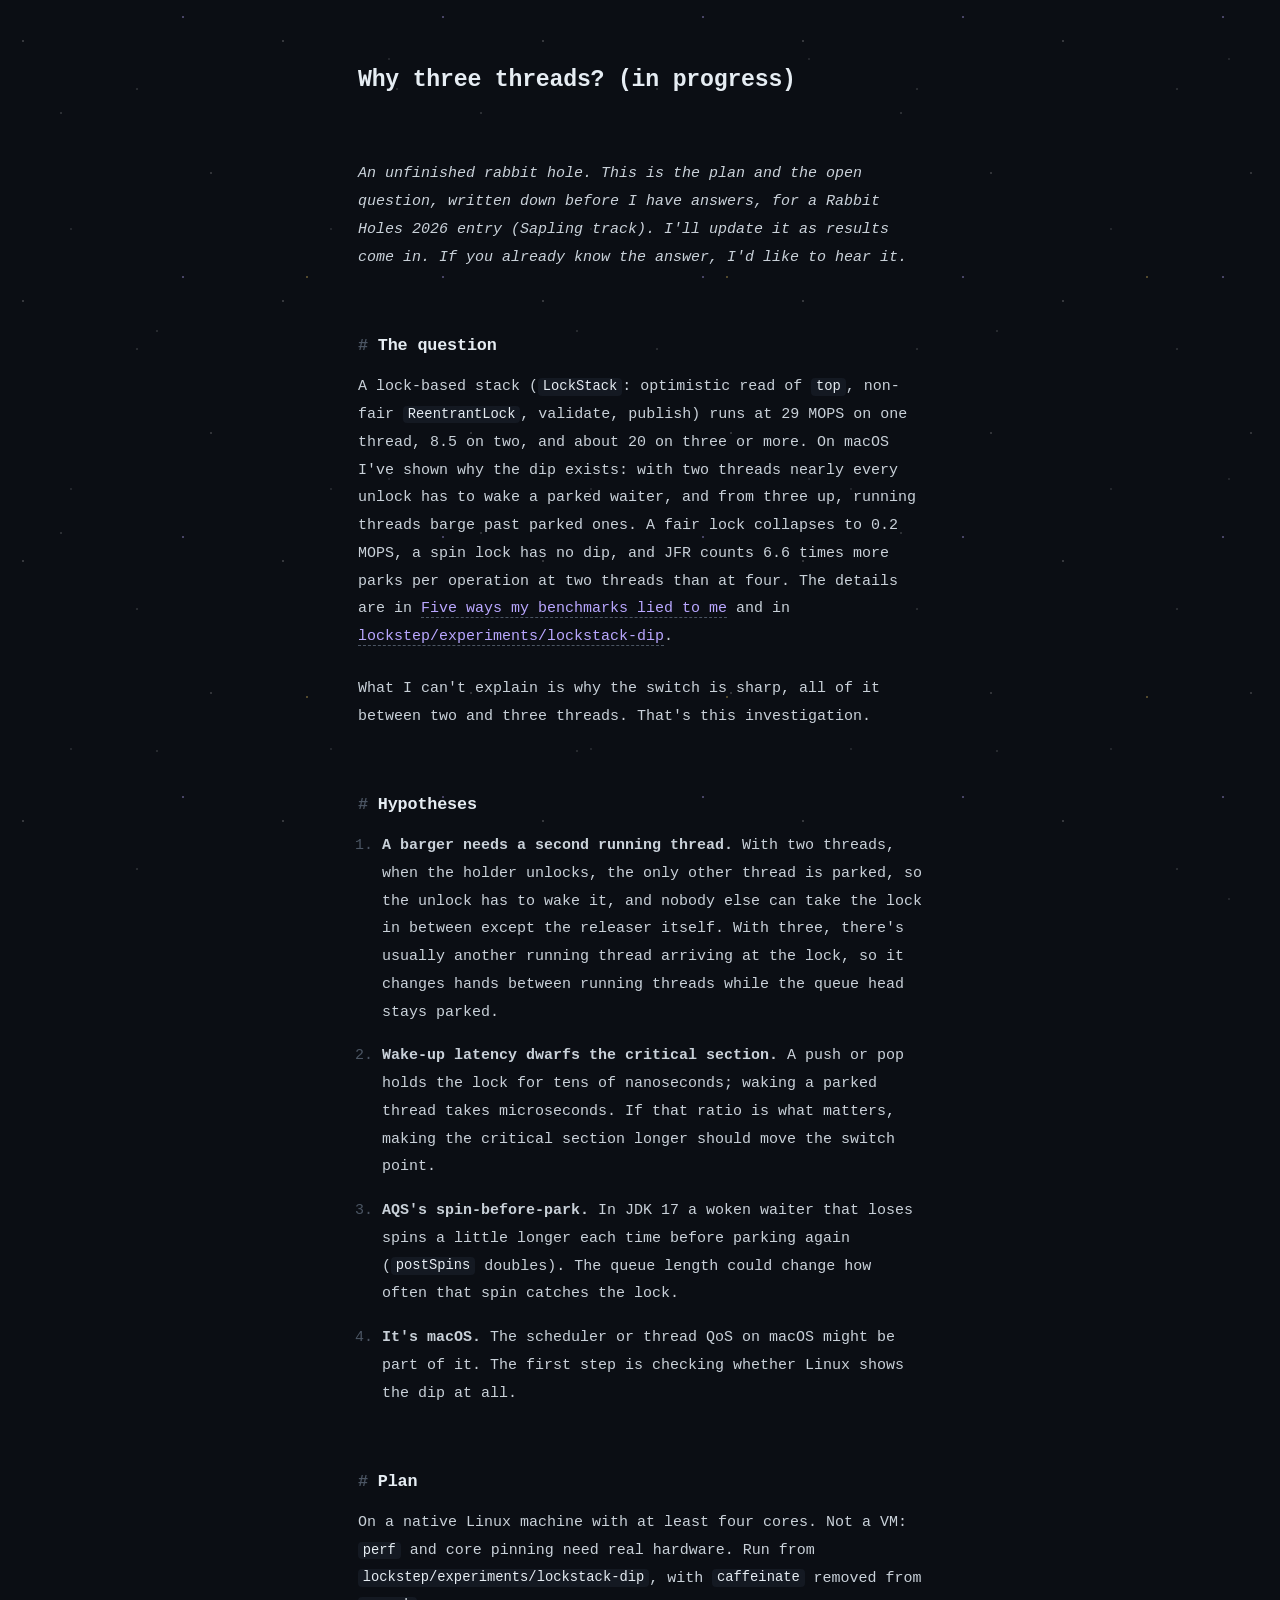
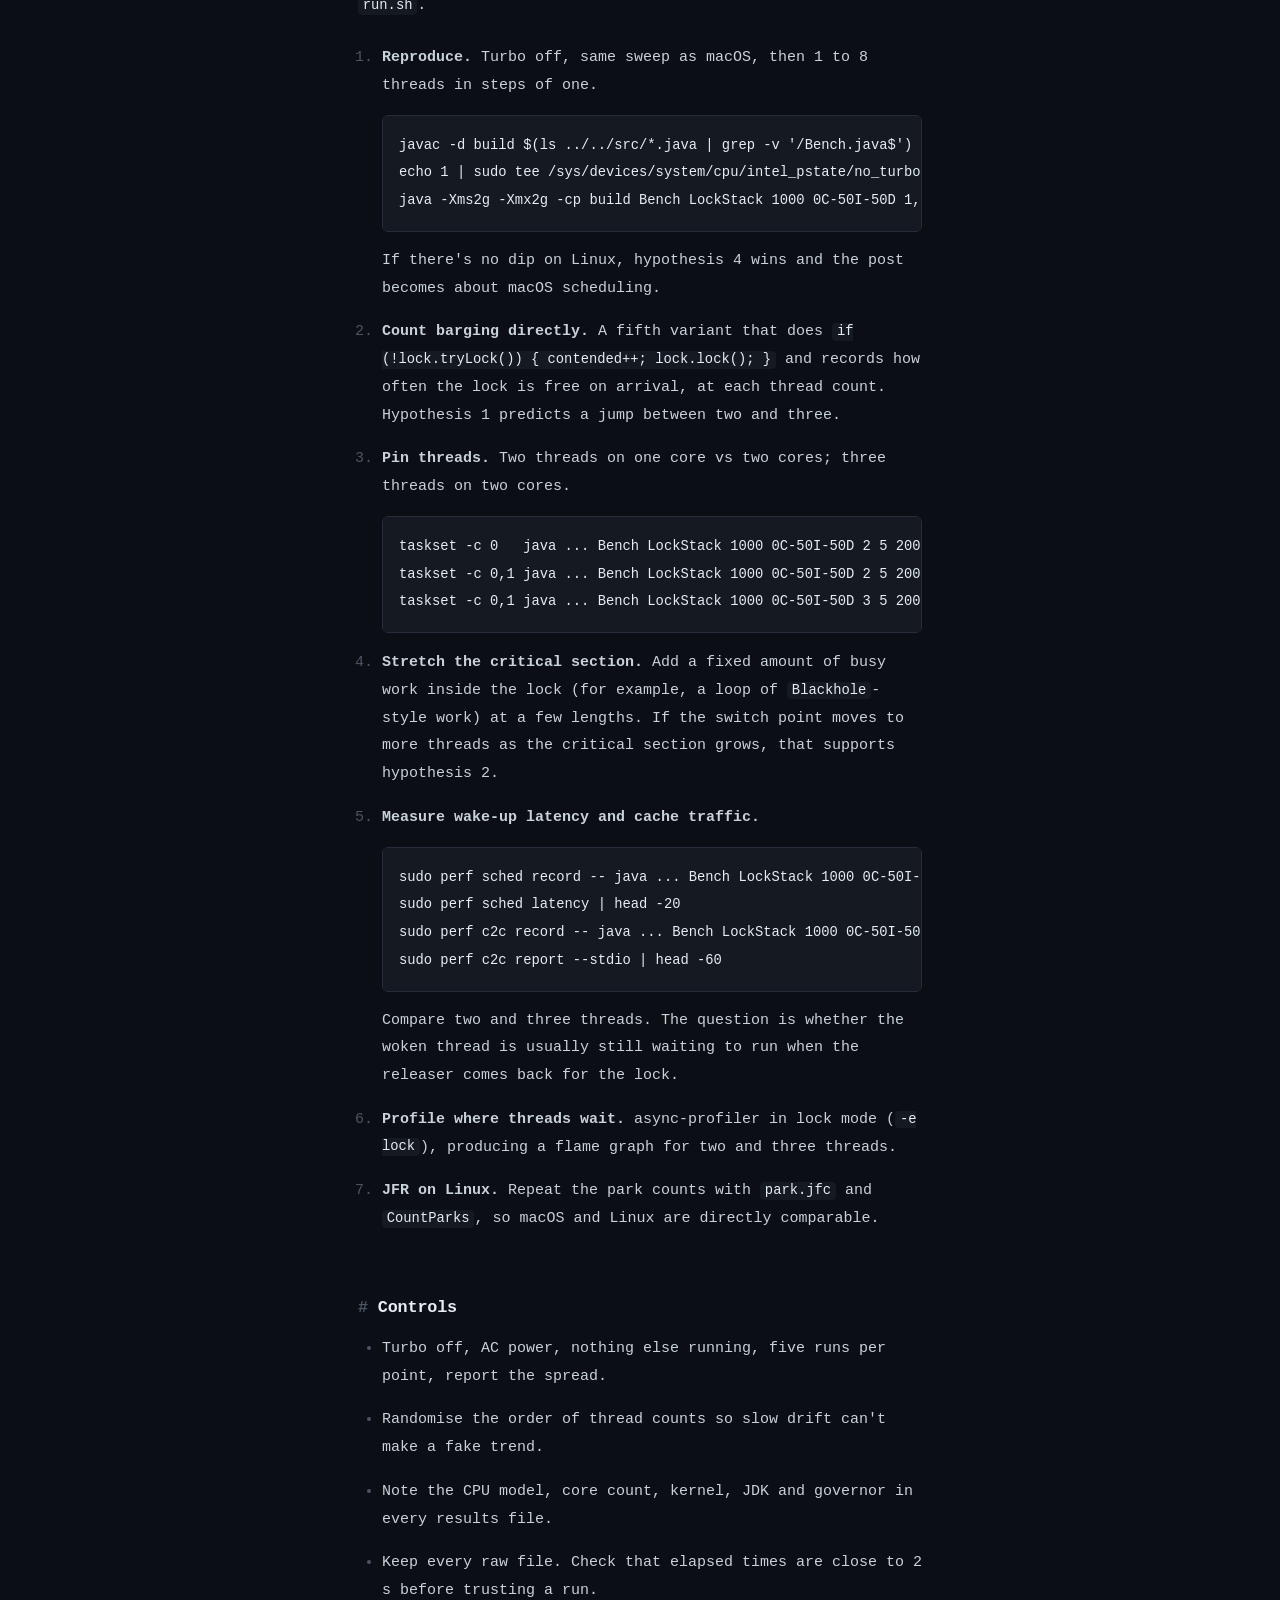
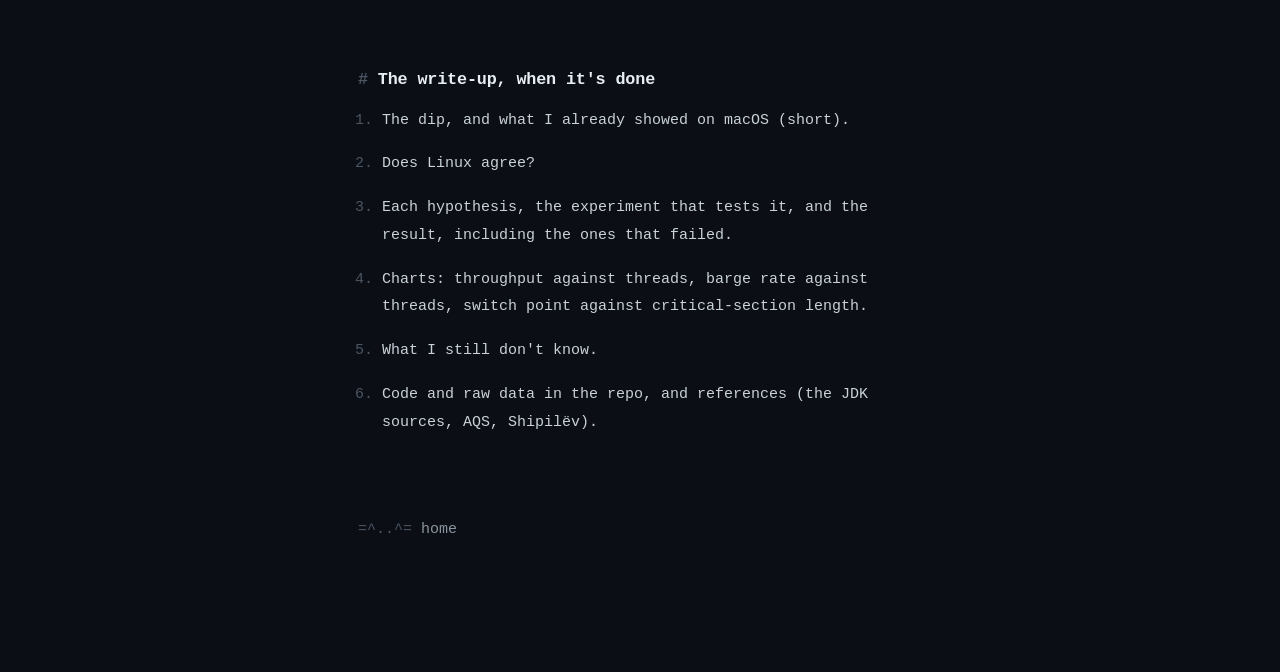
<file: writing/lockstack-linux/index.html>
<!doctype html>
<html lang="en">
<head>
<meta charset="utf-8">
<meta name="viewport" content="width=device-width,initial-scale=1">
<title>Why three threads? (in progress)</title>
<link rel="stylesheet" href="../../style.css">
</head>
<body>
<main><article>
<h1>Why three threads? (in progress)</h1>
<p><em>An unfinished rabbit hole. This is the plan and the open question, written down before I have answers, for a Rabbit Holes 2026 entry (Sapling track). I'll update it as results come in. If you already know the answer, I'd like to hear it.</em></p>

<h2>The question</h2>
<p>A lock-based stack (<code>LockStack</code>: optimistic read of <code>top</code>, non-fair <code>ReentrantLock</code>, validate, publish) runs at 29 MOPS on one thread, 8.5 on two, and about 20 on three or more. On macOS I've shown why the dip exists: with two threads nearly every unlock has to wake a parked waiter, and from three up, running threads barge past parked ones. A fair lock collapses to 0.2 MOPS, a spin lock has no dip, and JFR counts 6.6 times more parks per operation at two threads than at four. The details are in <a href="../benchmarks-lied/">Five ways my benchmarks lied to me</a> and in <a href="https://github.com/brightyorcerf/parallel-universe/tree/main/lockstep/experiments/lockstack-dip">lockstep/experiments/lockstack-dip</a>.</p>
<p>What I can't explain is why the switch is sharp, all of it between two and three threads. That's this investigation.</p>

<h2>Hypotheses</h2>
<ol>
<li><strong>A barger needs a second running thread.</strong> With two threads, when the holder unlocks, the only other thread is parked, so the unlock has to wake it, and nobody else can take the lock in between except the releaser itself. With three, there's usually another running thread arriving at the lock, so it changes hands between running threads while the queue head stays parked.</li>
<li><strong>Wake-up latency dwarfs the critical section.</strong> A push or pop holds the lock for tens of nanoseconds; waking a parked thread takes microseconds. If that ratio is what matters, making the critical section longer should move the switch point.</li>
<li><strong>AQS's spin-before-park.</strong> In JDK 17 a woken waiter that loses spins a little longer each time before parking again (<code>postSpins</code> doubles). The queue length could change how often that spin catches the lock.</li>
<li><strong>It's macOS.</strong> The scheduler or thread QoS on macOS might be part of it. The first step is checking whether Linux shows the dip at all.</li>
</ol>

<h2>Plan</h2>
<p>On a native Linux machine with at least four cores. Not a VM: <code>perf</code> and core pinning need real hardware. Run from <code>lockstep/experiments/lockstack-dip</code>, with <code>caffeinate</code> removed from <code>run.sh</code>.</p>
<ol>
<li><strong>Reproduce.</strong> Turbo off, same sweep as macOS, then 1 to 8 threads in steps of one.
<pre><code>javac -d build $(ls ../../src/*.java | grep -v '/Bench.java$') *.java
echo 1 | sudo tee /sys/devices/system/cpu/intel_pstate/no_turbo
java -Xms2g -Xmx2g -cp build Bench LockStack 1000 0C-50I-50D 1,2,3,4,5,6,7,8 5 2000</code></pre>
If there's no dip on Linux, hypothesis 4 wins and the post becomes about macOS scheduling.</li>
<li><strong>Count barging directly.</strong> A fifth variant that does <code>if (!lock.tryLock()) { contended++; lock.lock(); }</code> and records how often the lock is free on arrival, at each thread count. Hypothesis 1 predicts a jump between two and three.</li>
<li><strong>Pin threads.</strong> Two threads on one core vs two cores; three threads on two cores.
<pre><code>taskset -c 0   java ... Bench LockStack 1000 0C-50I-50D 2 5 2000
taskset -c 0,1 java ... Bench LockStack 1000 0C-50I-50D 2 5 2000
taskset -c 0,1 java ... Bench LockStack 1000 0C-50I-50D 3 5 2000</code></pre></li>
<li><strong>Stretch the critical section.</strong> Add a fixed amount of busy work inside the lock (for example, a loop of <code>Blackhole</code>-style work) at a few lengths. If the switch point moves to more threads as the critical section grows, that supports hypothesis 2.</li>
<li><strong>Measure wake-up latency and cache traffic.</strong>
<pre><code>sudo perf sched record -- java ... Bench LockStack 1000 0C-50I-50D 2 1 2000
sudo perf sched latency | head -20
sudo perf c2c record -- java ... Bench LockStack 1000 0C-50I-50D 2 1 2000
sudo perf c2c report --stdio | head -60</code></pre>
Compare two and three threads. The question is whether the woken thread is usually still waiting to run when the releaser comes back for the lock.</li>
<li><strong>Profile where threads wait.</strong> async-profiler in lock mode (<code>-e lock</code>), producing a flame graph for two and three threads.</li>
<li><strong>JFR on Linux.</strong> Repeat the park counts with <code>park.jfc</code> and <code>CountParks</code>, so macOS and Linux are directly comparable.</li>
</ol>

<h2>Controls</h2>
<ul>
<li>Turbo off, AC power, nothing else running, five runs per point, report the spread.</li>
<li>Randomise the order of thread counts so slow drift can't make a fake trend.</li>
<li>Note the CPU model, core count, kernel, JDK and governor in every results file.</li>
<li>Keep every raw file. Check that elapsed times are close to 2 s before trusting a run.</li>
</ul>

<h2>The write-up, when it's done</h2>
<ol>
<li>The dip, and what I already showed on macOS (short).</li>
<li>Does Linux agree?</li>
<li>Each hypothesis, the experiment that tests it, and the result, including the ones that failed.</li>
<li>Charts: throughput against threads, barge rate against threads, switch point against critical-section length.</li>
<li>What I still don't know.</li>
<li>Code and raw data in the repo, and references (the JDK sources, AQS, Shipilëv).</li>
</ol>

<a class="back" href="../../">home</a>
</article></main>
</body>
</html>
</file>
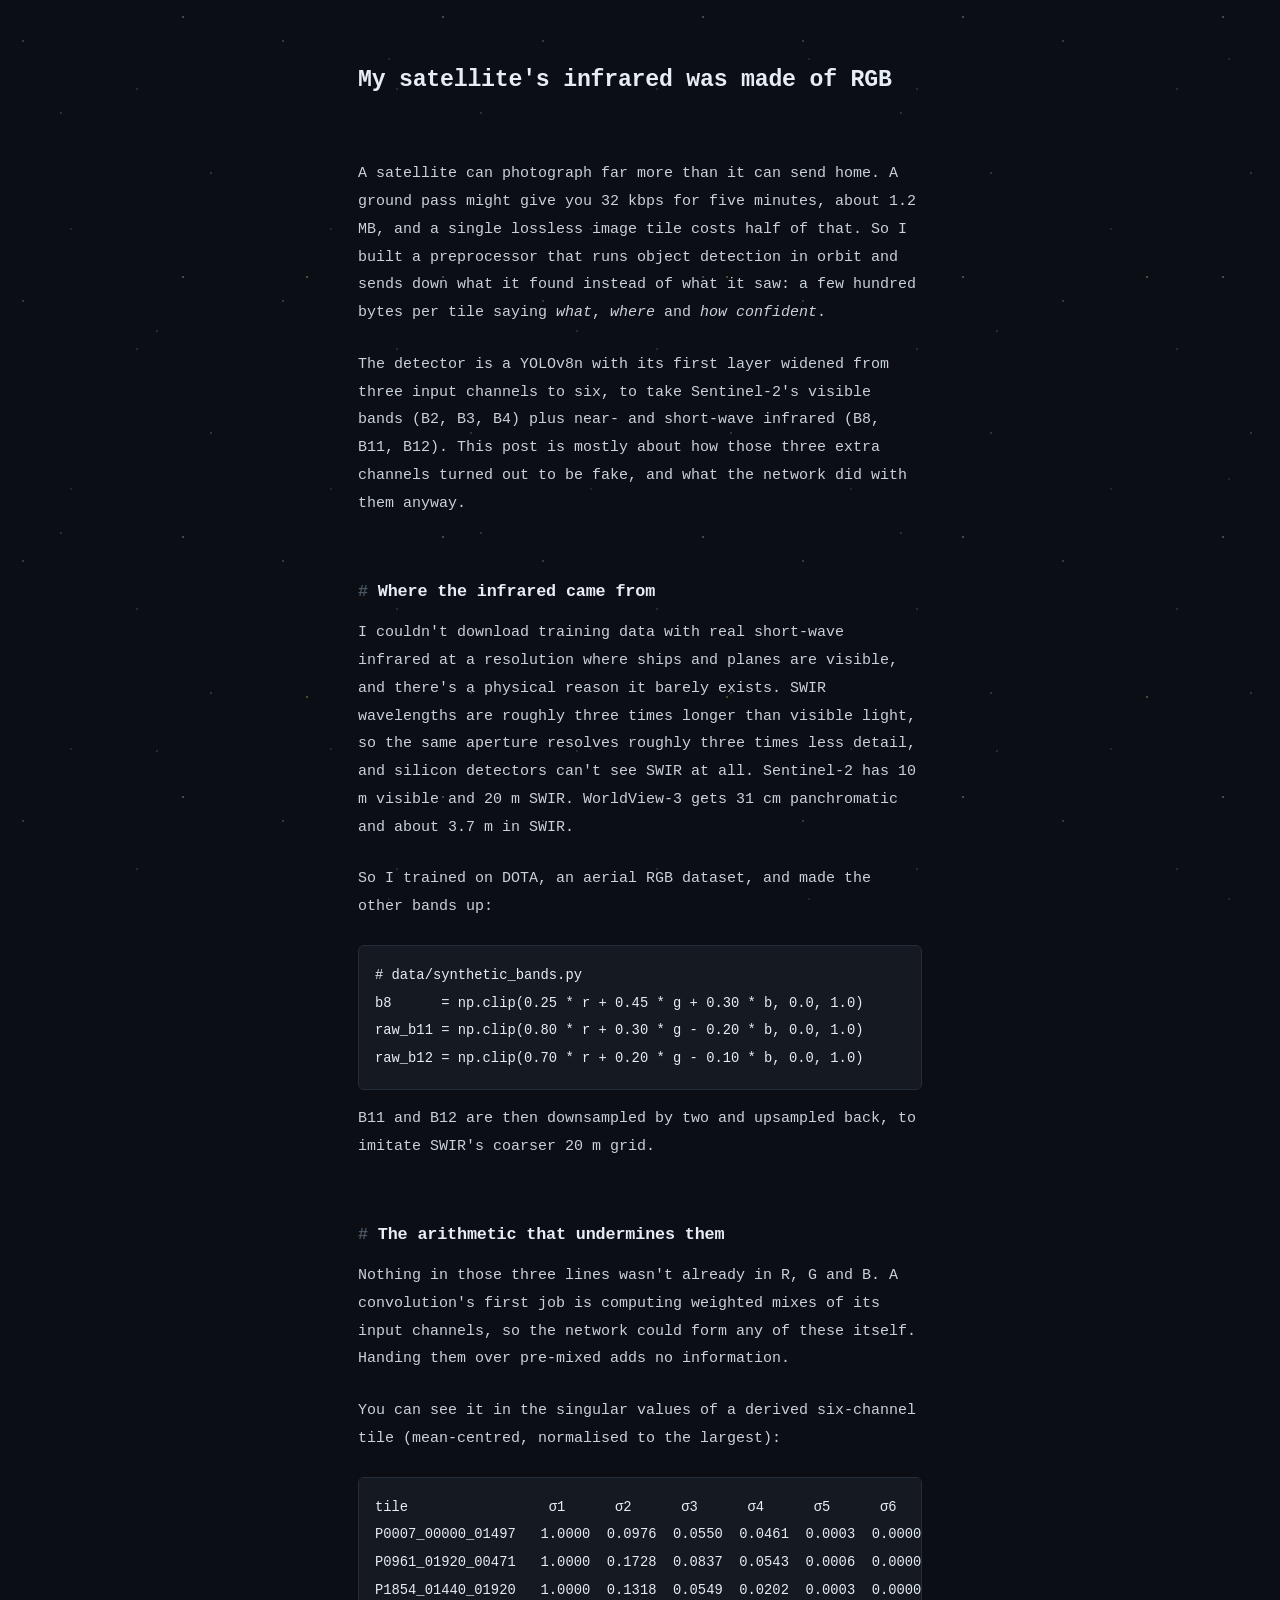
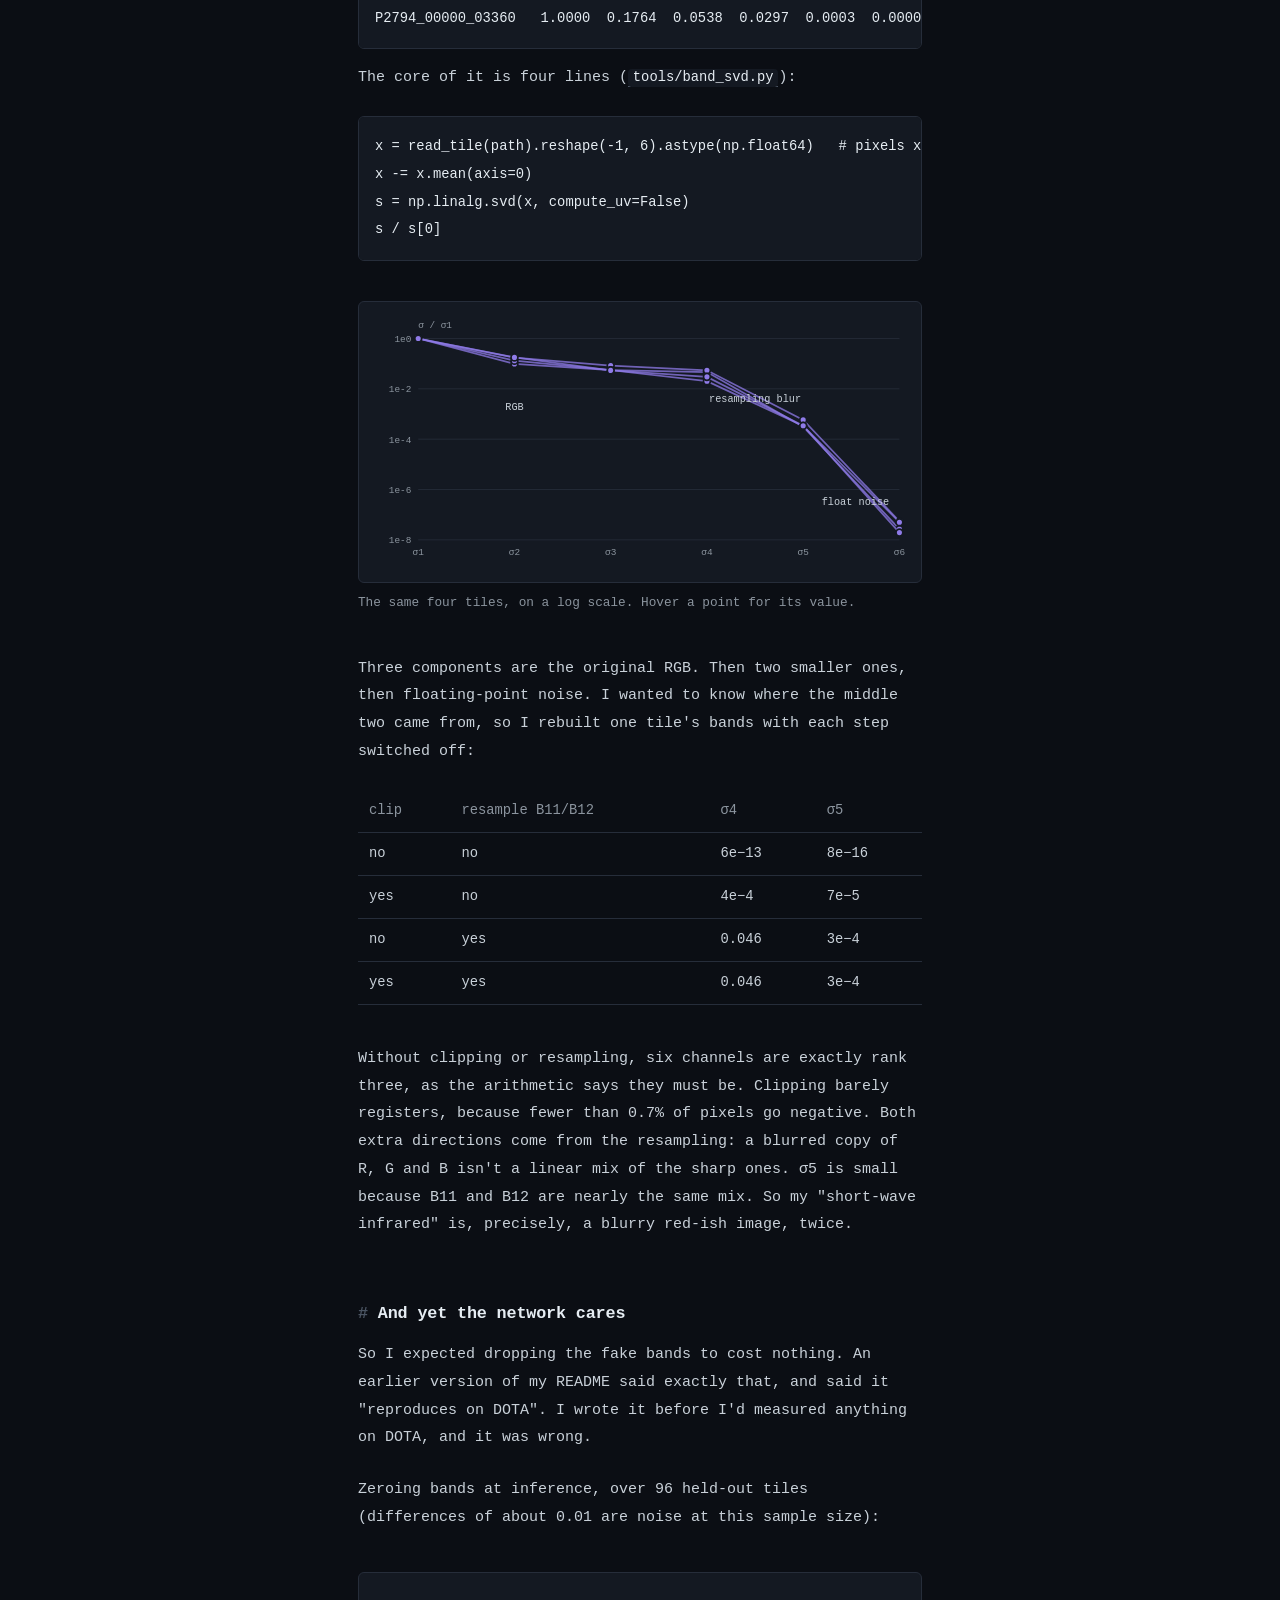
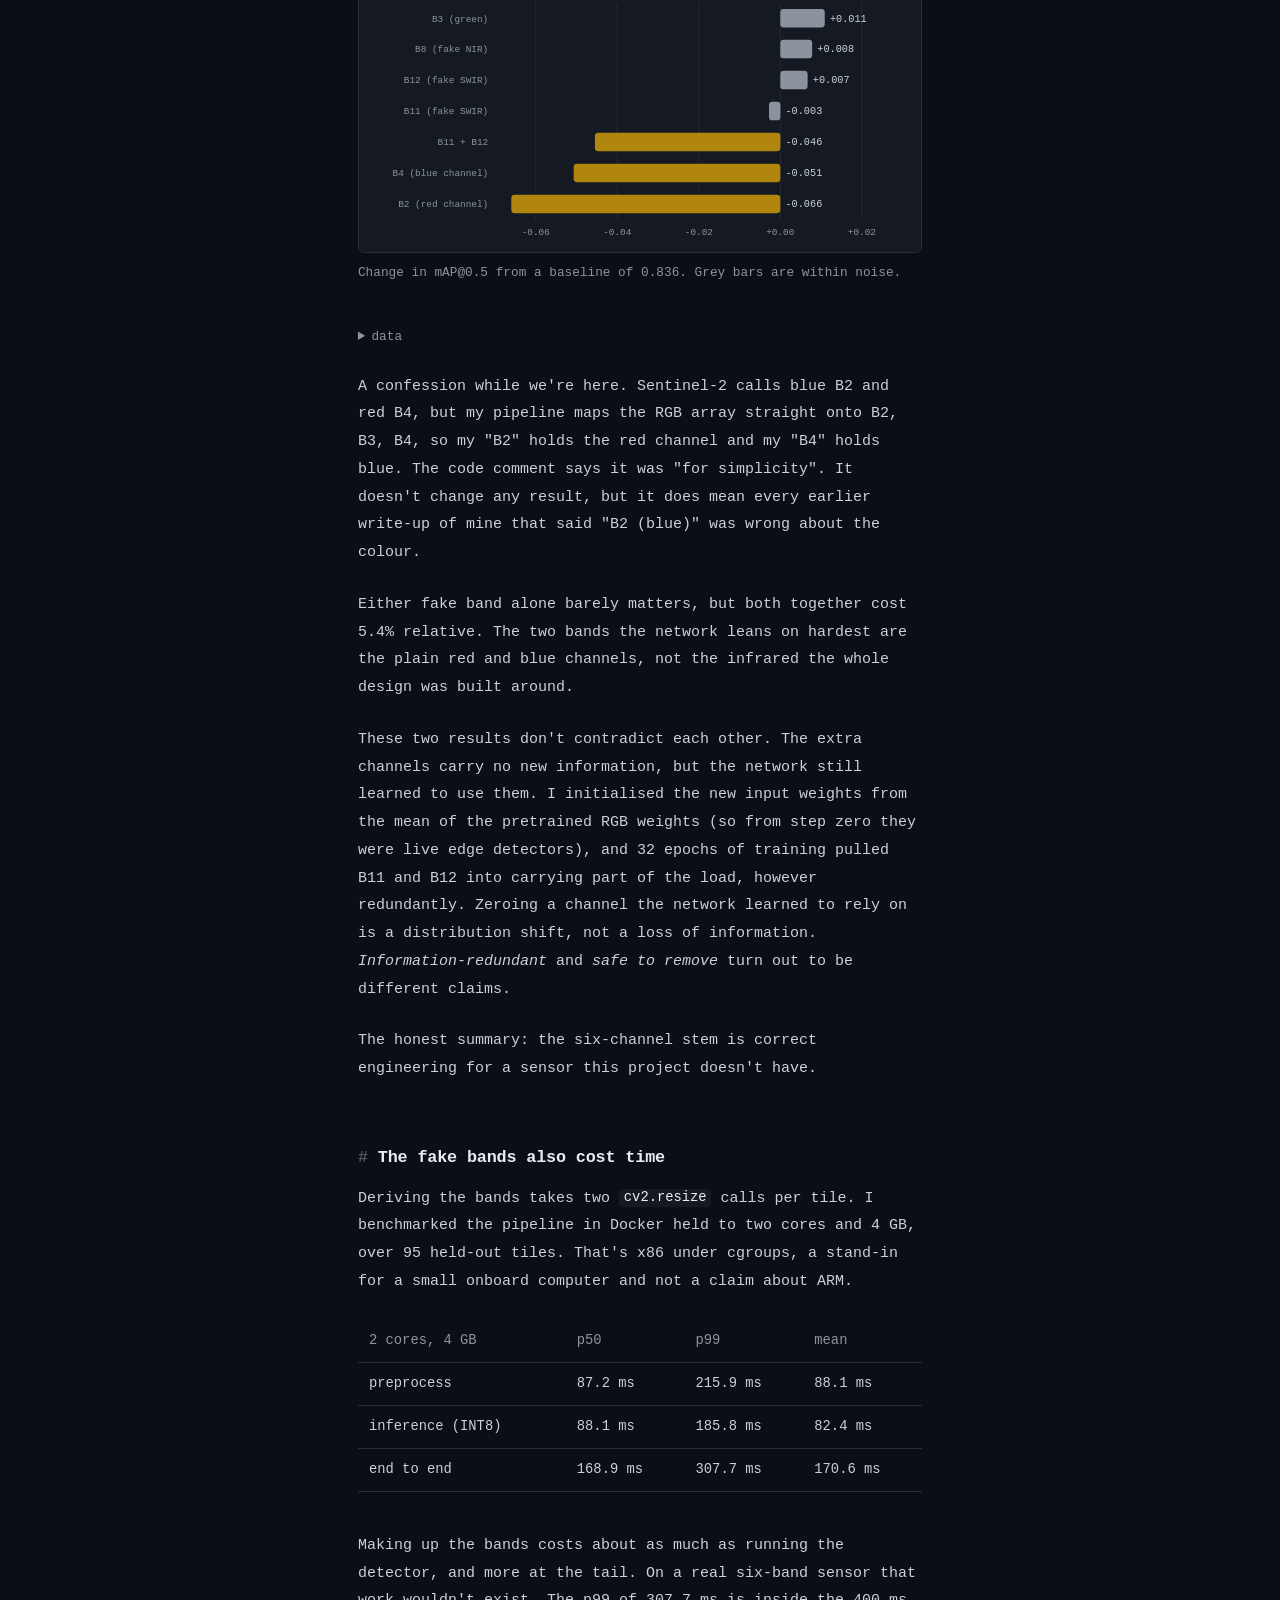
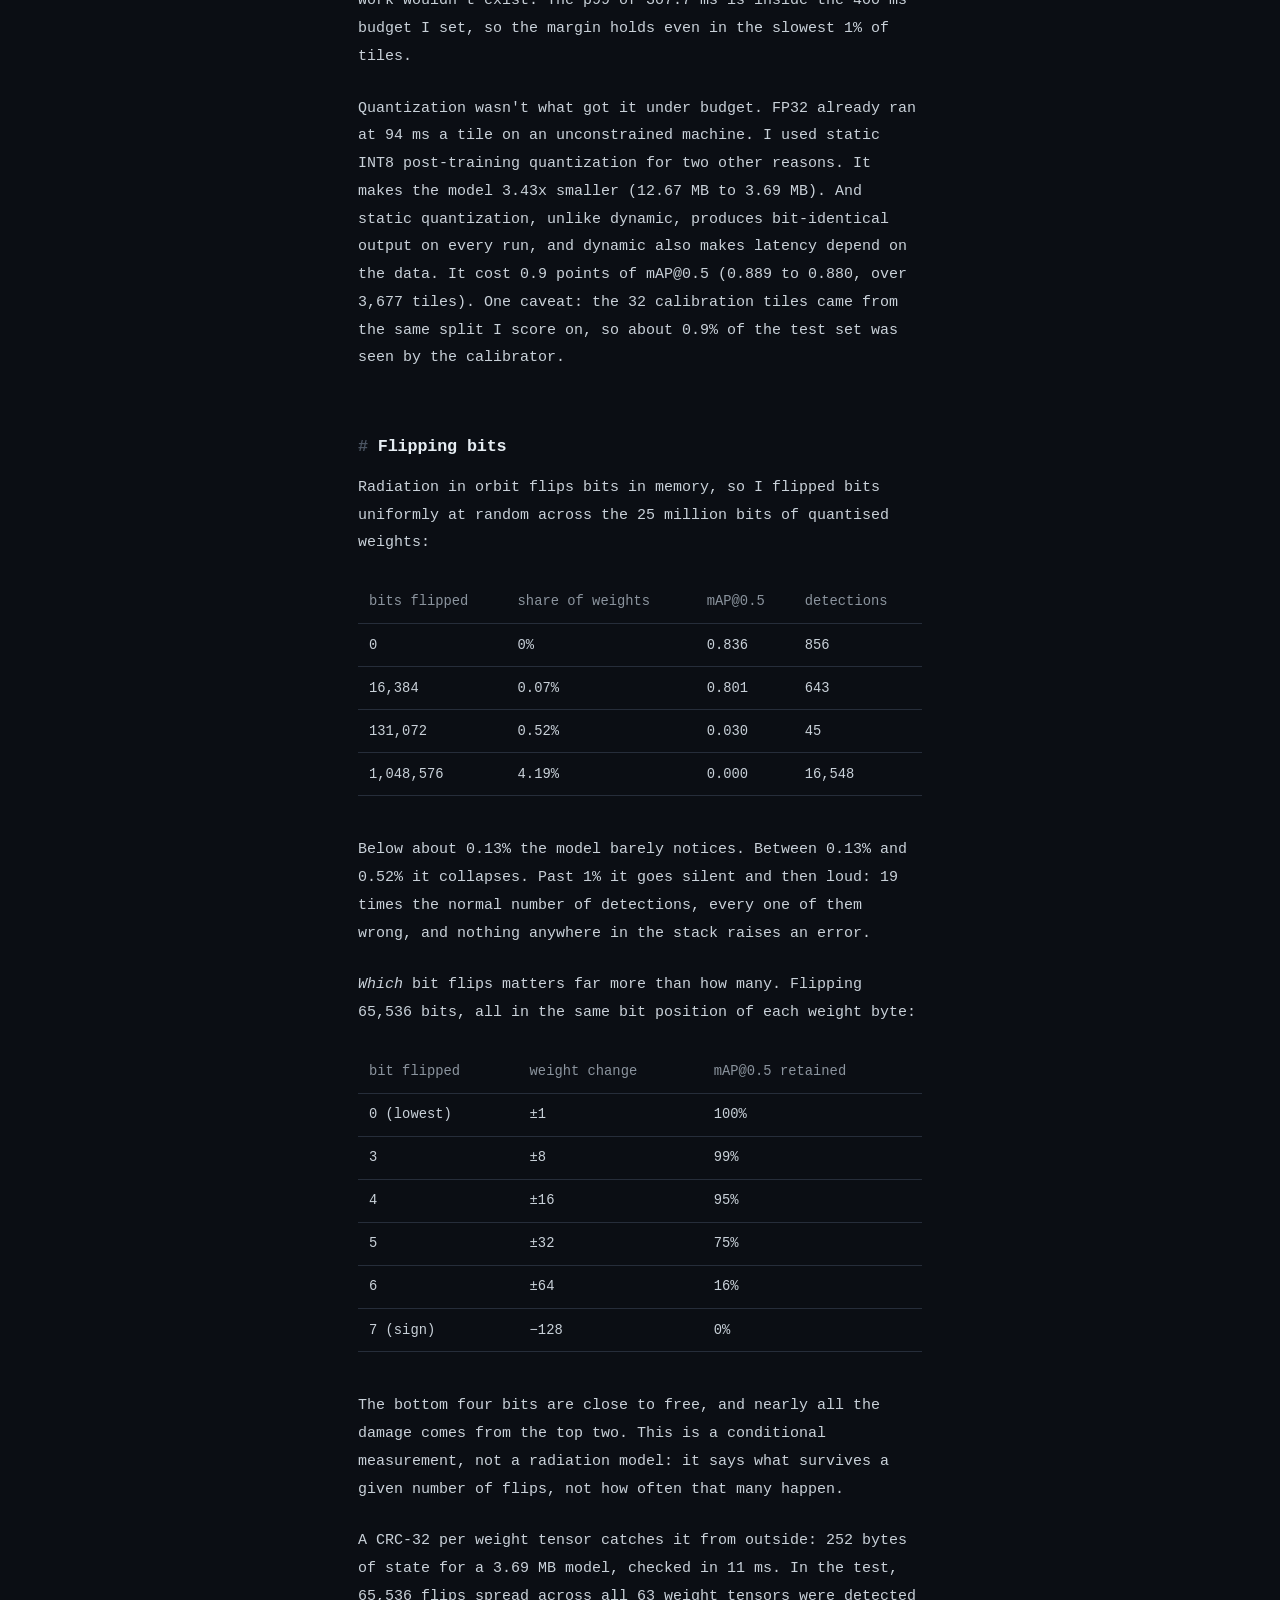
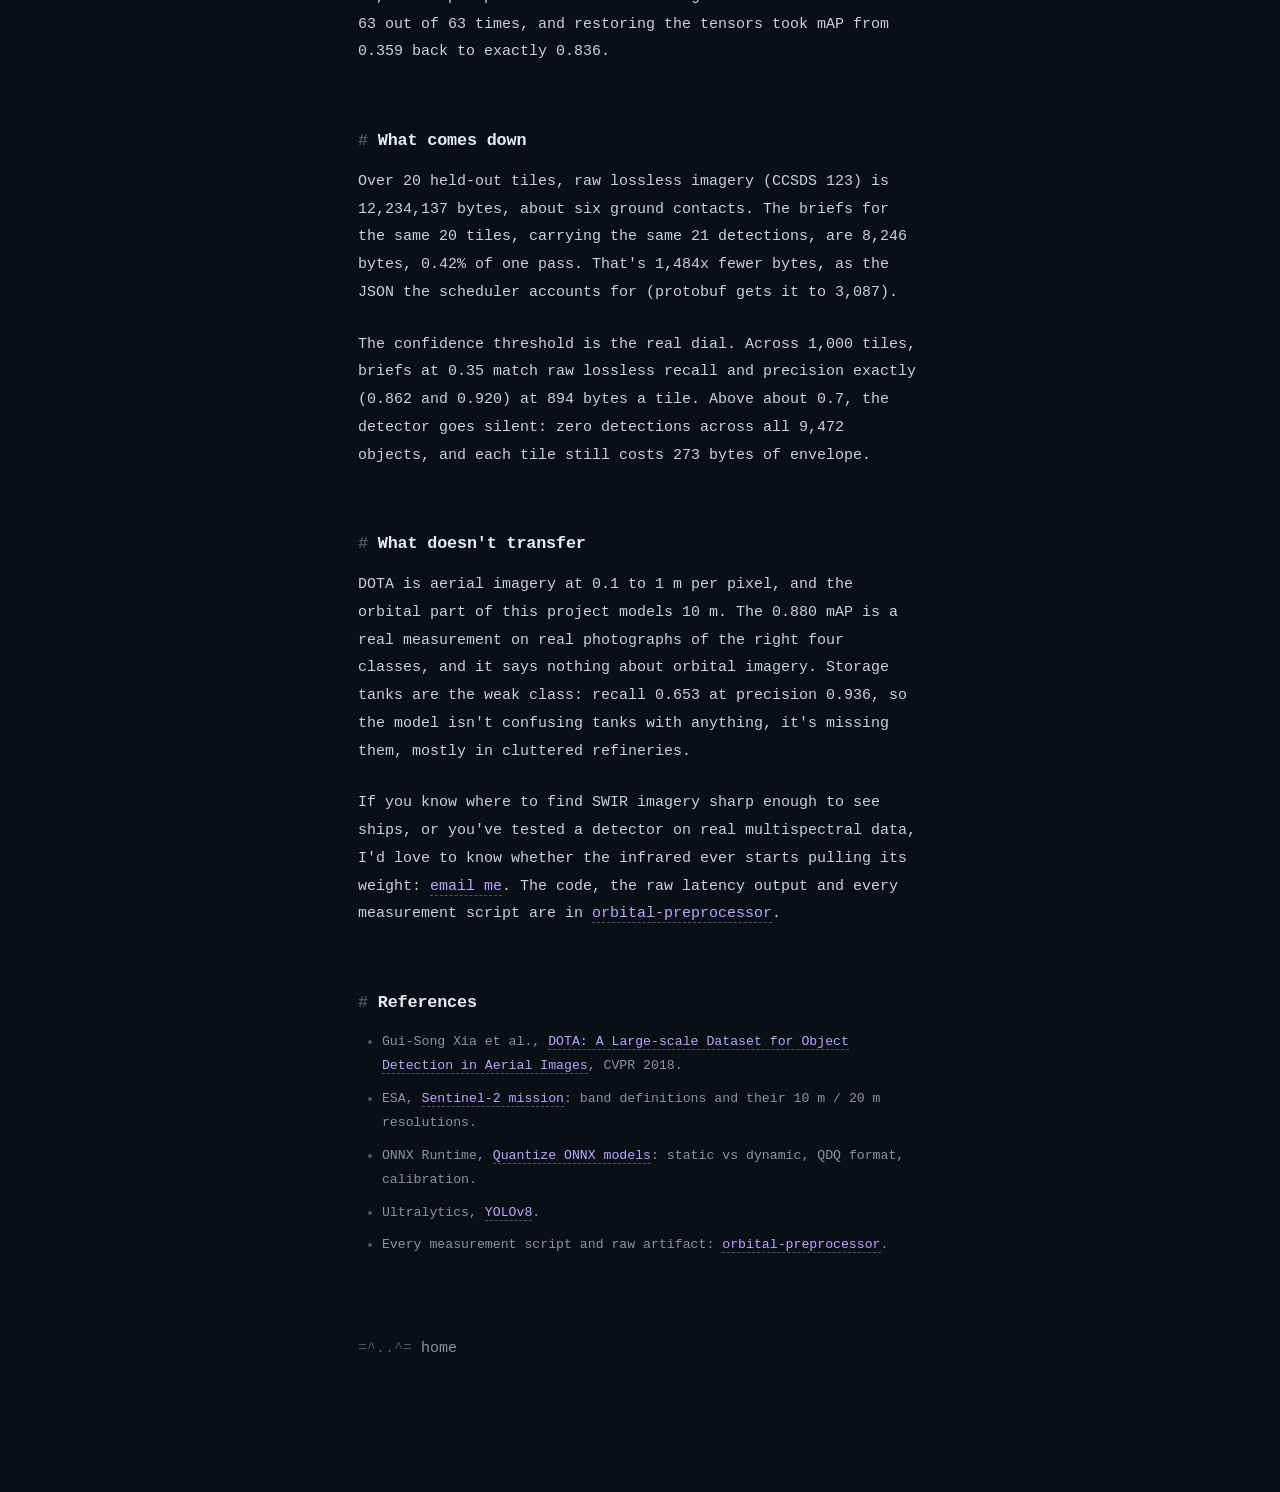
<file: writing/orbital-scene-preprocessor/index.html>
<!doctype html>
<html lang="en">
<head>
<meta charset="utf-8">
<meta name="viewport" content="width=device-width,initial-scale=1">
<title>My satellite&#x27;s infrared was made of RGB</title>
<link rel="stylesheet" href="../../style.css">
</head>
<body>
<main><article>
<h1>My satellite&#x27;s infrared was made of RGB</h1>
<p>A satellite can photograph far more than it can send home. A ground pass might give you 32 kbps for five minutes, about 1.2 MB, and a single lossless image tile costs half of that. So I built a preprocessor that runs object detection in orbit and sends down what it found instead of what it saw: a few hundred bytes per tile saying <em>what</em>, <em>where</em> and <em>how confident</em>.</p>
<p>The detector is a YOLOv8n with its first layer widened from three input channels to six, to take Sentinel-2's visible bands (B2, B3, B4) plus near- and short-wave infrared (B8, B11, B12). This post is mostly about how those three extra channels turned out to be fake, and what the network did with them anyway.</p>

<h2>Where the infrared came from</h2>
<p>I couldn't download training data with real short-wave infrared at a resolution where ships and planes are visible, and there's a physical reason it barely exists. SWIR wavelengths are roughly three times longer than visible light, so the same aperture resolves roughly three times less detail, and silicon detectors can't see SWIR at all. Sentinel-2 has 10 m visible and 20 m SWIR. WorldView-3 gets 31 cm panchromatic and about 3.7 m in SWIR.</p>
<p>So I trained on DOTA, an aerial RGB dataset, and made the other bands up:</p>
<pre><code># data/synthetic_bands.py
b8      = np.clip(0.25 * r + 0.45 * g + 0.30 * b, 0.0, 1.0)
raw_b11 = np.clip(0.80 * r + 0.30 * g - 0.20 * b, 0.0, 1.0)
raw_b12 = np.clip(0.70 * r + 0.20 * g - 0.10 * b, 0.0, 1.0)</code></pre>
<p>B11 and B12 are then downsampled by two and upsampled back, to imitate SWIR's coarser 20 m grid.</p>

<h2>The arithmetic that undermines them</h2>
<p>Nothing in those three lines wasn't already in R, G and B. A convolution's first job is computing weighted mixes of its input channels, so the network could form any of these itself. Handing them over pre-mixed adds no information.</p>
<p>You can see it in the singular values of a derived six-channel tile (mean-centred, normalised to the largest):</p>
<pre><code>tile                 σ1      σ2      σ3      σ4      σ5      σ6
P0007_00000_01497   1.0000  0.0976  0.0550  0.0461  0.0003  0.0000   cliff 147x
P0961_01920_00471   1.0000  0.1728  0.0837  0.0543  0.0006  0.0000   cliff  93x
P1854_01440_01920   1.0000  0.1318  0.0549  0.0202  0.0003  0.0000   cliff  61x
P2794_00000_03360   1.0000  0.1764  0.0538  0.0297  0.0003  0.0000   cliff  88x</code></pre>
<p>The core of it is four lines (<a href="https://github.com/brightyorcerf/orbital-preprocessor/blob/main/tools/band_svd.py"><code>tools/band_svd.py</code></a>):</p>
<pre><code>x = read_tile(path).reshape(-1, 6).astype(np.float64)   # pixels x bands
x -= x.mean(axis=0)
s = np.linalg.svd(x, compute_uv=False)
s / s[0]</code></pre>
<figure class="chart">
<svg viewBox="0 0 640 300" role="img" aria-labelledby="t1127"><title id="t1127">Normalised singular values of four derived six-band tiles, log scale</title>
<line x1="60" x2="624" y1="260.0" y2="260.0" class="g"/><text x="52" y="264.0" text-anchor="end" class="ax">1e-8</text>
<line x1="60" x2="624" y1="201.0" y2="201.0" class="g"/><text x="52" y="205.0" text-anchor="end" class="ax">1e-6</text>
<line x1="60" x2="624" y1="142.0" y2="142.0" class="g"/><text x="52" y="146.0" text-anchor="end" class="ax">1e-4</text>
<line x1="60" x2="624" y1="83.0" y2="83.0" class="g"/><text x="52" y="87.0" text-anchor="end" class="ax">1e-2</text>
<line x1="60" x2="624" y1="24.0" y2="24.0" class="g"/><text x="52" y="28.0" text-anchor="end" class="ax">1e0</text>
<text x="60.0" y="278" text-anchor="middle" class="ax">σ1</text>
<text x="172.8" y="278" text-anchor="middle" class="ax">σ2</text>
<text x="285.6" y="278" text-anchor="middle" class="ax">σ3</text>
<text x="398.4" y="278" text-anchor="middle" class="ax">σ4</text>
<text x="511.2" y="278" text-anchor="middle" class="ax">σ5</text>
<text x="624.0" y="278" text-anchor="middle" class="ax">σ6</text>
<polyline fill="none" stroke="#8f7be8" stroke-width="2" stroke-opacity=".75" points="60.0,24.0 172.8,53.8 285.6,61.2 398.4,63.4 511.2,127.4 624.0,247.4"/>
<circle cx="60.0" cy="24.0" r="4" fill="#8f7be8" stroke="#141922" stroke-width="2"><title>P0007_00000_01497 σ1 = 1.00e+00</title></circle>
<circle cx="172.8" cy="53.8" r="4" fill="#8f7be8" stroke="#141922" stroke-width="2"><title>P0007_00000_01497 σ2 = 9.76e-02</title></circle>
<circle cx="285.6" cy="61.2" r="4" fill="#8f7be8" stroke="#141922" stroke-width="2"><title>P0007_00000_01497 σ3 = 5.50e-02</title></circle>
<circle cx="398.4" cy="63.4" r="4" fill="#8f7be8" stroke="#141922" stroke-width="2"><title>P0007_00000_01497 σ4 = 4.61e-02</title></circle>
<circle cx="511.2" cy="127.4" r="4" fill="#8f7be8" stroke="#141922" stroke-width="2"><title>P0007_00000_01497 σ5 = 3.12e-04</title></circle>
<circle cx="624.0" cy="247.4" r="4" fill="#8f7be8" stroke="#141922" stroke-width="2"><title>P0007_00000_01497 σ6 = 2.68e-08</title></circle>
<polyline fill="none" stroke="#8f7be8" stroke-width="2" stroke-opacity=".75" points="60.0,24.0 172.8,46.5 285.6,55.8 398.4,61.3 511.2,119.4 624.0,238.3"/>
<circle cx="60.0" cy="24.0" r="4" fill="#8f7be8" stroke="#141922" stroke-width="2"><title>P0961_01920_00471 σ1 = 1.00e+00</title></circle>
<circle cx="172.8" cy="46.5" r="4" fill="#8f7be8" stroke="#141922" stroke-width="2"><title>P0961_01920_00471 σ2 = 1.73e-01</title></circle>
<circle cx="285.6" cy="55.8" r="4" fill="#8f7be8" stroke="#141922" stroke-width="2"><title>P0961_01920_00471 σ3 = 8.37e-02</title></circle>
<circle cx="398.4" cy="61.3" r="4" fill="#8f7be8" stroke="#141922" stroke-width="2"><title>P0961_01920_00471 σ4 = 5.43e-02</title></circle>
<circle cx="511.2" cy="119.4" r="4" fill="#8f7be8" stroke="#141922" stroke-width="2"><title>P0961_01920_00471 σ5 = 5.85e-04</title></circle>
<circle cx="624.0" cy="238.3" r="4" fill="#8f7be8" stroke="#141922" stroke-width="2"><title>P0961_01920_00471 σ6 = 5.45e-08</title></circle>
<polyline fill="none" stroke="#8f7be8" stroke-width="2" stroke-opacity=".75" points="60.0,24.0 172.8,50.0 285.6,61.2 398.4,74.0 511.2,126.6 624.0,239.4"/>
<circle cx="60.0" cy="24.0" r="4" fill="#8f7be8" stroke="#141922" stroke-width="2"><title>P1854_01440_01920 σ1 = 1.00e+00</title></circle>
<circle cx="172.8" cy="50.0" r="4" fill="#8f7be8" stroke="#141922" stroke-width="2"><title>P1854_01440_01920 σ2 = 1.32e-01</title></circle>
<circle cx="285.6" cy="61.2" r="4" fill="#8f7be8" stroke="#141922" stroke-width="2"><title>P1854_01440_01920 σ3 = 5.49e-02</title></circle>
<circle cx="398.4" cy="74.0" r="4" fill="#8f7be8" stroke="#141922" stroke-width="2"><title>P1854_01440_01920 σ4 = 2.02e-02</title></circle>
<circle cx="511.2" cy="126.6" r="4" fill="#8f7be8" stroke="#141922" stroke-width="2"><title>P1854_01440_01920 σ5 = 3.32e-04</title></circle>
<circle cx="624.0" cy="239.4" r="4" fill="#8f7be8" stroke="#141922" stroke-width="2"><title>P1854_01440_01920 σ6 = 5.00e-08</title></circle>
<polyline fill="none" stroke="#8f7be8" stroke-width="2" stroke-opacity=".75" points="60.0,24.0 172.8,46.2 285.6,61.4 398.4,69.0 511.2,126.3 624.0,251.5"/>
<circle cx="60.0" cy="24.0" r="4" fill="#8f7be8" stroke="#141922" stroke-width="2"><title>P2794_00000_03360 σ1 = 1.00e+00</title></circle>
<circle cx="172.8" cy="46.2" r="4" fill="#8f7be8" stroke="#141922" stroke-width="2"><title>P2794_00000_03360 σ2 = 1.76e-01</title></circle>
<circle cx="285.6" cy="61.4" r="4" fill="#8f7be8" stroke="#141922" stroke-width="2"><title>P2794_00000_03360 σ3 = 5.38e-02</title></circle>
<circle cx="398.4" cy="69.0" r="4" fill="#8f7be8" stroke="#141922" stroke-width="2"><title>P2794_00000_03360 σ4 = 2.97e-02</title></circle>
<circle cx="511.2" cy="126.3" r="4" fill="#8f7be8" stroke="#141922" stroke-width="2"><title>P2794_00000_03360 σ5 = 3.40e-04</title></circle>
<circle cx="624.0" cy="251.5" r="4" fill="#8f7be8" stroke="#141922" stroke-width="2"><title>P2794_00000_03360 σ6 = 1.93e-08</title></circle>
<text x="172.8" y="108" text-anchor="middle" class="dl">RGB</text>
<text x="454.8" y="98.4" text-anchor="middle" class="dl">resampling blur</text>
<text x="612.0" y="219.3" text-anchor="end" class="dl">float noise</text>
<text x="60" y="12" class="ax">σ / σ1</text></svg>
<figcaption>The same four tiles, on a log scale. Hover a point for its value.</figcaption>
</figure>
<p>Three components are the original RGB. Then two smaller ones, then floating-point noise. I wanted to know where the middle two came from, so I rebuilt one tile's bands with each step switched off:</p>
<table>
<tr><th>clip</th><th>resample B11/B12</th><th>σ4</th><th>σ5</th></tr>
<tr><td>no</td><td>no</td><td>6e−13</td><td>8e−16</td></tr>
<tr><td>yes</td><td>no</td><td>4e−4</td><td>7e−5</td></tr>
<tr><td>no</td><td>yes</td><td>0.046</td><td>3e−4</td></tr>
<tr><td>yes</td><td>yes</td><td>0.046</td><td>3e−4</td></tr>
</table>
<p>Without clipping or resampling, six channels are exactly rank three, as the arithmetic says they must be. Clipping barely registers, because fewer than 0.7% of pixels go negative. Both extra directions come from the resampling: a blurred copy of R, G and B isn't a linear mix of the sharp ones. σ5 is small because B11 and B12 are nearly the same mix. So my "short-wave infrared" is, precisely, a blurry red-ish image, twice.</p>

<h2>And yet the network cares</h2>
<p>So I expected dropping the fake bands to cost nothing. An earlier version of my README said exactly that, and said it "reproduces on DOTA". I wrote it before I'd measured anything on DOTA, and it was wrong.</p>
<p>Zeroing bands at inference, over 96 held-out tiles (differences of about 0.01 are noise at this sample size):</p>
<figure class="chart">
<svg viewBox="0 0 640 300" role="img" aria-labelledby="t7585"><title id="t7585">Change in mAP@0.5 when each band is zeroed at inference, 96 held-out tiles</title>
<line x1="197.8" x2="197.8" y1="16" y2="270" class="g"/><text x="197.8" y="288" text-anchor="middle" class="ax">-0.06</text>
<line x1="293.3" x2="293.3" y1="16" y2="270" class="g"/><text x="293.3" y="288" text-anchor="middle" class="ax">-0.04</text>
<line x1="388.9" x2="388.9" y1="16" y2="270" class="g"/><text x="388.9" y="288" text-anchor="middle" class="ax">-0.02</text>
<line x1="484.4" x2="484.4" y1="16" y2="270" class="g"/><text x="484.4" y="288" text-anchor="middle" class="ax">+0.00</text>
<line x1="580.0" x2="580.0" y1="16" y2="270" class="g"/><text x="580.0" y="288" text-anchor="middle" class="ax">+0.02</text>
<rect x="484.4" y="23.3" width="52.1" height="21.8" rx="4" fill="#8b949e"><title>B3 (green): mAP 0.847 (+0.011)</title></rect>
<text x="142" y="38.1" text-anchor="end" class="ax">B3 (green)</text>
<text x="542.5" y="38.1" text-anchor="start" class="dl">+0.011</text>
<rect x="484.4" y="59.5" width="37.3" height="21.8" rx="4" fill="#8b949e"><title>B8 (fake NIR): mAP 0.844 (+0.008)</title></rect>
<text x="142" y="74.4" text-anchor="end" class="ax">B8 (fake NIR)</text>
<text x="527.7" y="74.4" text-anchor="start" class="dl">+0.008</text>
<rect x="484.4" y="95.8" width="32.0" height="21.8" rx="4" fill="#8b949e"><title>B12 (fake SWIR): mAP 0.843 (+0.007)</title></rect>
<text x="142" y="110.7" text-anchor="end" class="ax">B12 (fake SWIR)</text>
<text x="522.5" y="110.7" text-anchor="start" class="dl">+0.007</text>
<rect x="471.1" y="132.1" width="13.4" height="21.8" rx="4" fill="#8b949e"><title>B11 (fake SWIR): mAP 0.833 (-0.003)</title></rect>
<text x="142" y="147.0" text-anchor="end" class="ax">B11 (fake SWIR)</text>
<text x="490.4444444444445" y="147.0" text-anchor="start" class="dl">-0.003</text>
<rect x="267.1" y="168.4" width="217.4" height="21.8" rx="4" fill="#b0860f"><title>B11 + B12: mAP 0.791 (-0.046)</title></rect>
<text x="142" y="183.3" text-anchor="end" class="ax">B11 + B12</text>
<text x="490.4444444444445" y="183.3" text-anchor="start" class="dl">-0.046</text>
<rect x="242.2" y="204.7" width="242.2" height="21.8" rx="4" fill="#b0860f"><title>B4 (blue channel): mAP 0.785 (-0.051)</title></rect>
<text x="142" y="219.6" text-anchor="end" class="ax">B4 (blue channel)</text>
<text x="490.4444444444445" y="219.6" text-anchor="start" class="dl">-0.051</text>
<rect x="169.1" y="241.0" width="315.3" height="21.8" rx="4" fill="#b0860f"><title>B2 (red channel): mAP 0.770 (-0.066)</title></rect>
<text x="142" y="255.9" text-anchor="end" class="ax">B2 (red channel)</text>
<text x="490.4444444444445" y="255.9" text-anchor="start" class="dl">-0.066</text>
</svg>
<figcaption>Change in mAP@0.5 from a baseline of 0.836. Grey bars are within noise.</figcaption>
</figure>
<details><summary>data</summary>
<table>
<tr><th>dropped</th><th>mAP@0.5</th><th>change</th></tr>
<tr><td>nothing</td><td>0.836</td><td></td></tr>
<tr><td>B3 (green)</td><td>0.847</td><td>+0.011</td></tr>
<tr><td>B8 (fake near-IR)</td><td>0.844</td><td>+0.008</td></tr>
<tr><td>B12 (fake SWIR)</td><td>0.843</td><td>+0.007</td></tr>
<tr><td>B11 (fake SWIR)</td><td>0.833</td><td>−0.003</td></tr>
<tr><td>B11 and B12</td><td>0.791</td><td>−0.046</td></tr>
<tr><td>B4 (blue channel)</td><td>0.786</td><td>−0.051</td></tr>
<tr><td>B2 (red channel)</td><td>0.770</td><td>−0.066</td></tr>
<tr><td>all six (control)</td><td>0.000</td><td></td></tr>
</table>
</details>
<p>A confession while we're here. Sentinel-2 calls blue B2 and red B4, but my pipeline maps the RGB array straight onto B2, B3, B4, so my "B2" holds the red channel and my "B4" holds blue. The code comment says it was "for simplicity". It doesn't change any result, but it does mean every earlier write-up of mine that said "B2 (blue)" was wrong about the colour.</p>
<p>Either fake band alone barely matters, but both together cost 5.4% relative. The two bands the network leans on hardest are the plain red and blue channels, not the infrared the whole design was built around.</p>
<p>These two results don't contradict each other. The extra channels carry no new information, but the network still learned to use them. I initialised the new input weights from the mean of the pretrained RGB weights (so from step zero they were live edge detectors), and 32 epochs of training pulled B11 and B12 into carrying part of the load, however redundantly. Zeroing a channel the network learned to rely on is a distribution shift, not a loss of information. <em>Information-redundant</em> and <em>safe to remove</em> turn out to be different claims.</p>
<p>The honest summary: the six-channel stem is correct engineering for a sensor this project doesn't have.</p>

<h2>The fake bands also cost time</h2>
<p>Deriving the bands takes two <code>cv2.resize</code> calls per tile. I benchmarked the pipeline in Docker held to two cores and 4 GB, over 95 held-out tiles. That's x86 under cgroups, a stand-in for a small onboard computer and not a claim about ARM.</p>
<table>
<tr><th>2 cores, 4 GB</th><th>p50</th><th>p99</th><th>mean</th></tr>
<tr><td>preprocess</td><td>87.2 ms</td><td>215.9 ms</td><td>88.1 ms</td></tr>
<tr><td>inference (INT8)</td><td>88.1 ms</td><td>185.8 ms</td><td>82.4 ms</td></tr>
<tr><td>end to end</td><td>168.9 ms</td><td>307.7 ms</td><td>170.6 ms</td></tr>
</table>
<p>Making up the bands costs about as much as running the detector, and more at the tail. On a real six-band sensor that work wouldn't exist. The p99 of 307.7 ms is inside the 400 ms budget I set, so the margin holds even in the slowest 1% of tiles.</p>
<p>Quantization wasn't what got it under budget. FP32 already ran at 94 ms a tile on an unconstrained machine. I used static INT8 post-training quantization for two other reasons. It makes the model 3.43x smaller (12.67 MB to 3.69 MB). And static quantization, unlike dynamic, produces bit-identical output on every run, and dynamic also makes latency depend on the data. It cost 0.9 points of mAP@0.5 (0.889 to 0.880, over 3,677 tiles). One caveat: the 32 calibration tiles came from the same split I score on, so about 0.9% of the test set was seen by the calibrator.</p>

<h2>Flipping bits</h2>
<p>Radiation in orbit flips bits in memory, so I flipped bits uniformly at random across the 25 million bits of quantised weights:</p>
<table>
<tr><th>bits flipped</th><th>share of weights</th><th>mAP@0.5</th><th>detections</th></tr>
<tr><td>0</td><td>0%</td><td>0.836</td><td>856</td></tr>
<tr><td>16,384</td><td>0.07%</td><td>0.801</td><td>643</td></tr>
<tr><td>131,072</td><td>0.52%</td><td>0.030</td><td>45</td></tr>
<tr><td>1,048,576</td><td>4.19%</td><td>0.000</td><td>16,548</td></tr>
</table>
<p>Below about 0.13% the model barely notices. Between 0.13% and 0.52% it collapses. Past 1% it goes silent and then loud: 19 times the normal number of detections, every one of them wrong, and nothing anywhere in the stack raises an error.</p>
<p><em>Which</em> bit flips matters far more than how many. Flipping 65,536 bits, all in the same bit position of each weight byte:</p>
<table>
<tr><th>bit flipped</th><th>weight change</th><th>mAP@0.5 retained</th></tr>
<tr><td>0 (lowest)</td><td>±1</td><td>100%</td></tr>
<tr><td>3</td><td>±8</td><td>99%</td></tr>
<tr><td>4</td><td>±16</td><td>95%</td></tr>
<tr><td>5</td><td>±32</td><td>75%</td></tr>
<tr><td>6</td><td>±64</td><td>16%</td></tr>
<tr><td>7 (sign)</td><td>−128</td><td>0%</td></tr>
</table>
<p>The bottom four bits are close to free, and nearly all the damage comes from the top two. This is a conditional measurement, not a radiation model: it says what survives a given number of flips, not how often that many happen.</p>
<p>A CRC-32 per weight tensor catches it from outside: 252 bytes of state for a 3.69 MB model, checked in 11 ms. In the test, 65,536 flips spread across all 63 weight tensors were detected 63 out of 63 times, and restoring the tensors took mAP from 0.359 back to exactly 0.836.</p>

<h2>What comes down</h2>
<p>Over 20 held-out tiles, raw lossless imagery (CCSDS 123) is 12,234,137 bytes, about six ground contacts. The briefs for the same 20 tiles, carrying the same 21 detections, are 8,246 bytes, 0.42% of one pass. That's 1,484x fewer bytes, as the JSON the scheduler accounts for (protobuf gets it to 3,087).</p>
<p>The confidence threshold is the real dial. Across 1,000 tiles, briefs at 0.35 match raw lossless recall and precision exactly (0.862 and 0.920) at 894 bytes a tile. Above about 0.7, the detector goes silent: zero detections across all 9,472 objects, and each tile still costs 273 bytes of envelope.</p>

<h2>What doesn't transfer</h2>
<p>DOTA is aerial imagery at 0.1 to 1 m per pixel, and the orbital part of this project models 10 m. The 0.880 mAP is a real measurement on real photographs of the right four classes, and it says nothing about orbital imagery. Storage tanks are the weak class: recall 0.653 at precision 0.936, so the model isn't confusing tanks with anything, it's missing them, mostly in cluttered refineries.</p>
<p>If you know where to find SWIR imagery sharp enough to see ships, or you've tested a detector on real multispectral data, I'd love to know whether the infrared ever starts pulling its weight: <a href="mailto:thetejaansh@gmail.com">email me</a>. The code, the raw latency output and every measurement script are in <a href="https://github.com/brightyorcerf/orbital-preprocessor">orbital-preprocessor</a>.</p>
<h2>References</h2>
<ul class="refs">
<li>Gui-Song Xia et al., <a href="https://arxiv.org/abs/1711.10398">DOTA: A Large-scale Dataset for Object Detection in Aerial Images</a>, CVPR 2018.</li>
<li>ESA, <a href="https://sentiwiki.copernicus.eu/web/s2-mission">Sentinel-2 mission</a>: band definitions and their 10 m / 20 m resolutions.</li>
<li>ONNX Runtime, <a href="https://onnxruntime.ai/docs/performance/model-optimizations/quantization.html">Quantize ONNX models</a>: static vs dynamic, QDQ format, calibration.</li>
<li>Ultralytics, <a href="https://docs.ultralytics.com/models/yolov8/">YOLOv8</a>.</li>
<li>Every measurement script and raw artifact: <a href="https://github.com/brightyorcerf/orbital-preprocessor">orbital-preprocessor</a>.</li>
</ul>
<a class="back" href="../../">home</a>
</article></main>
</body>
</html>
</file>
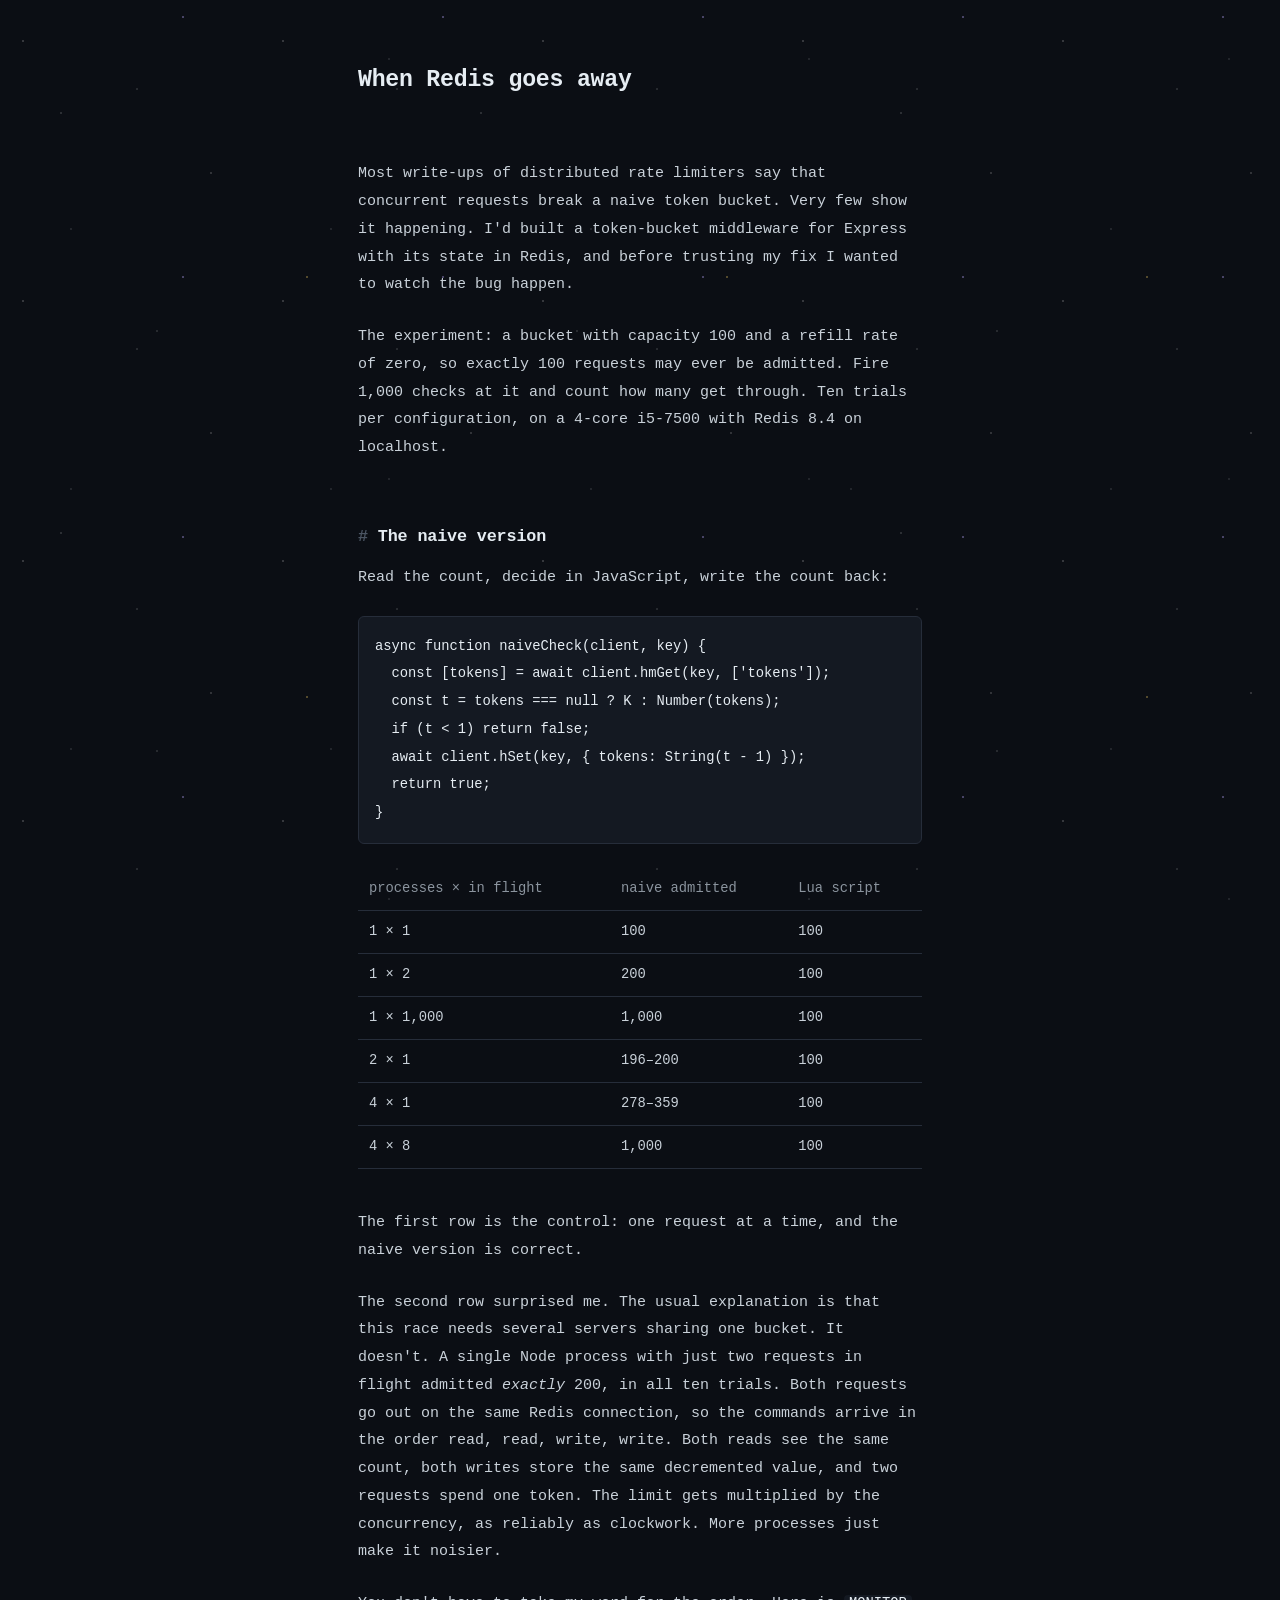
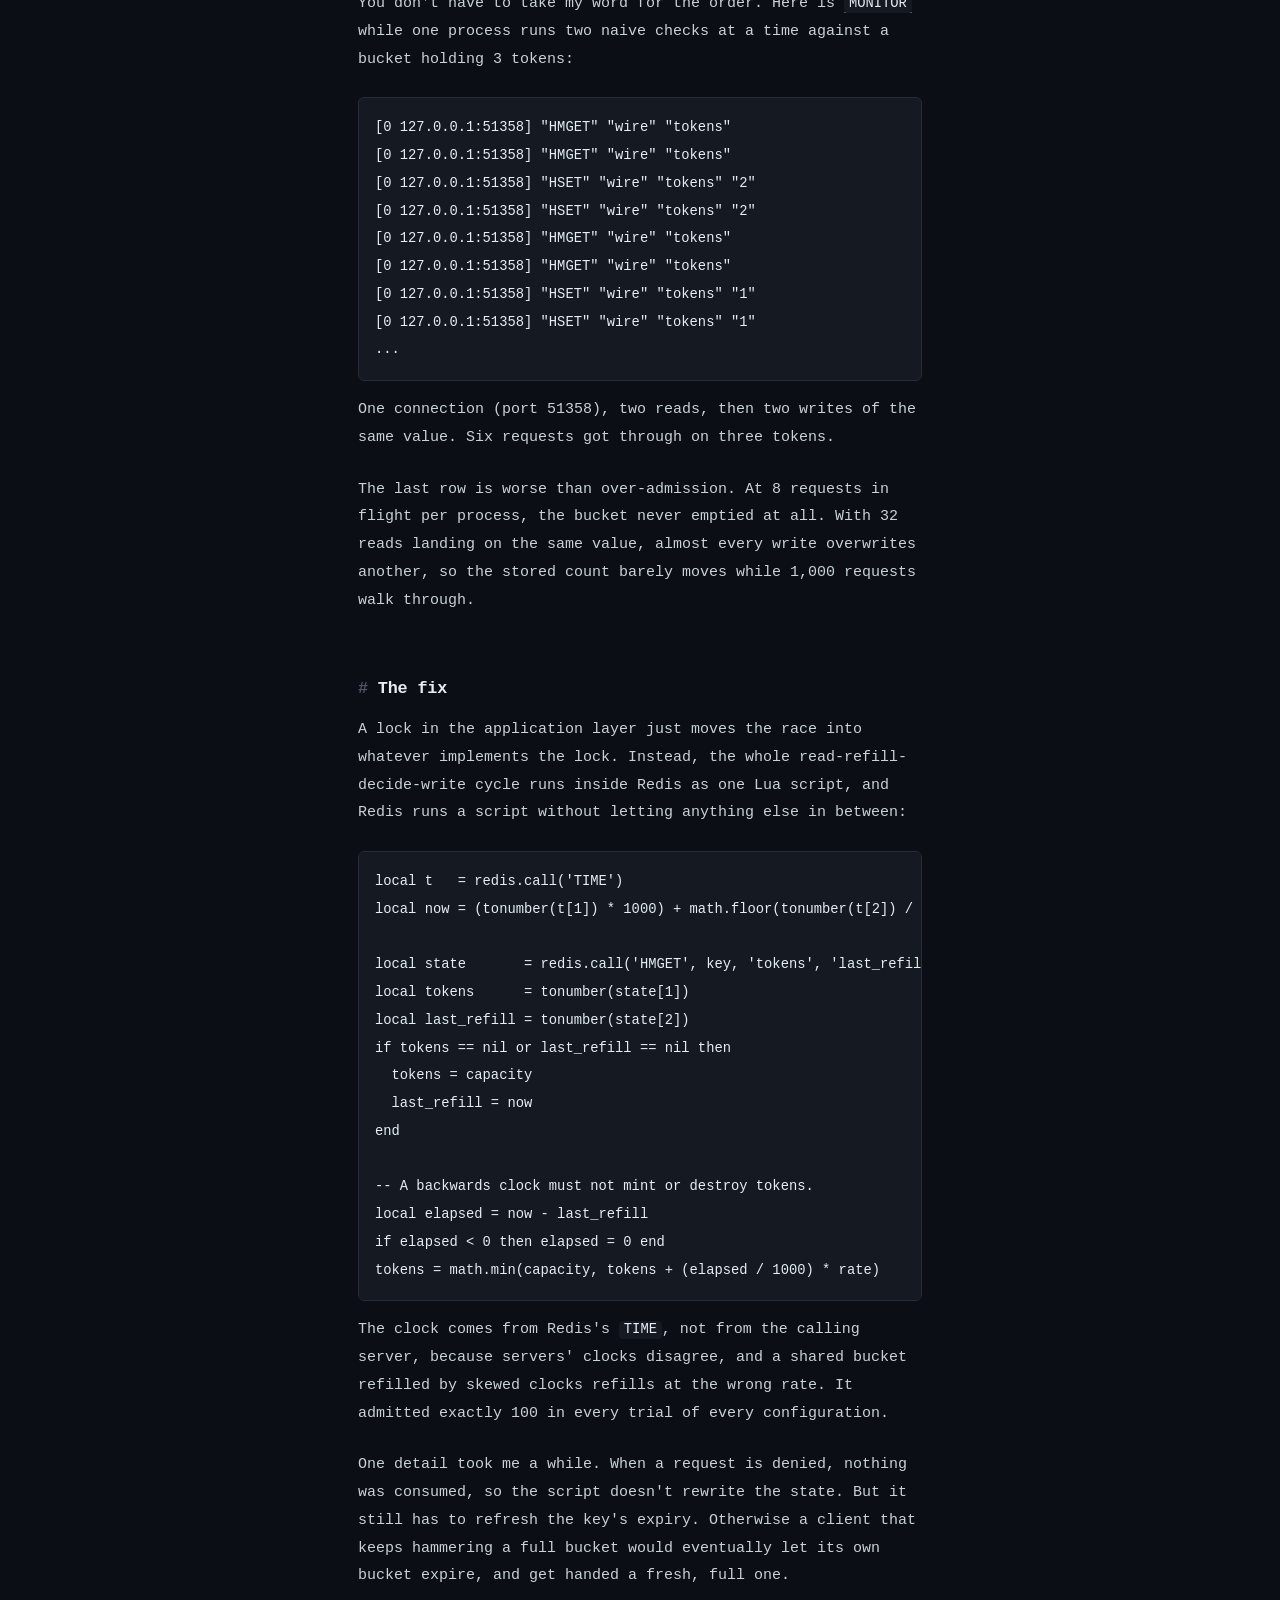
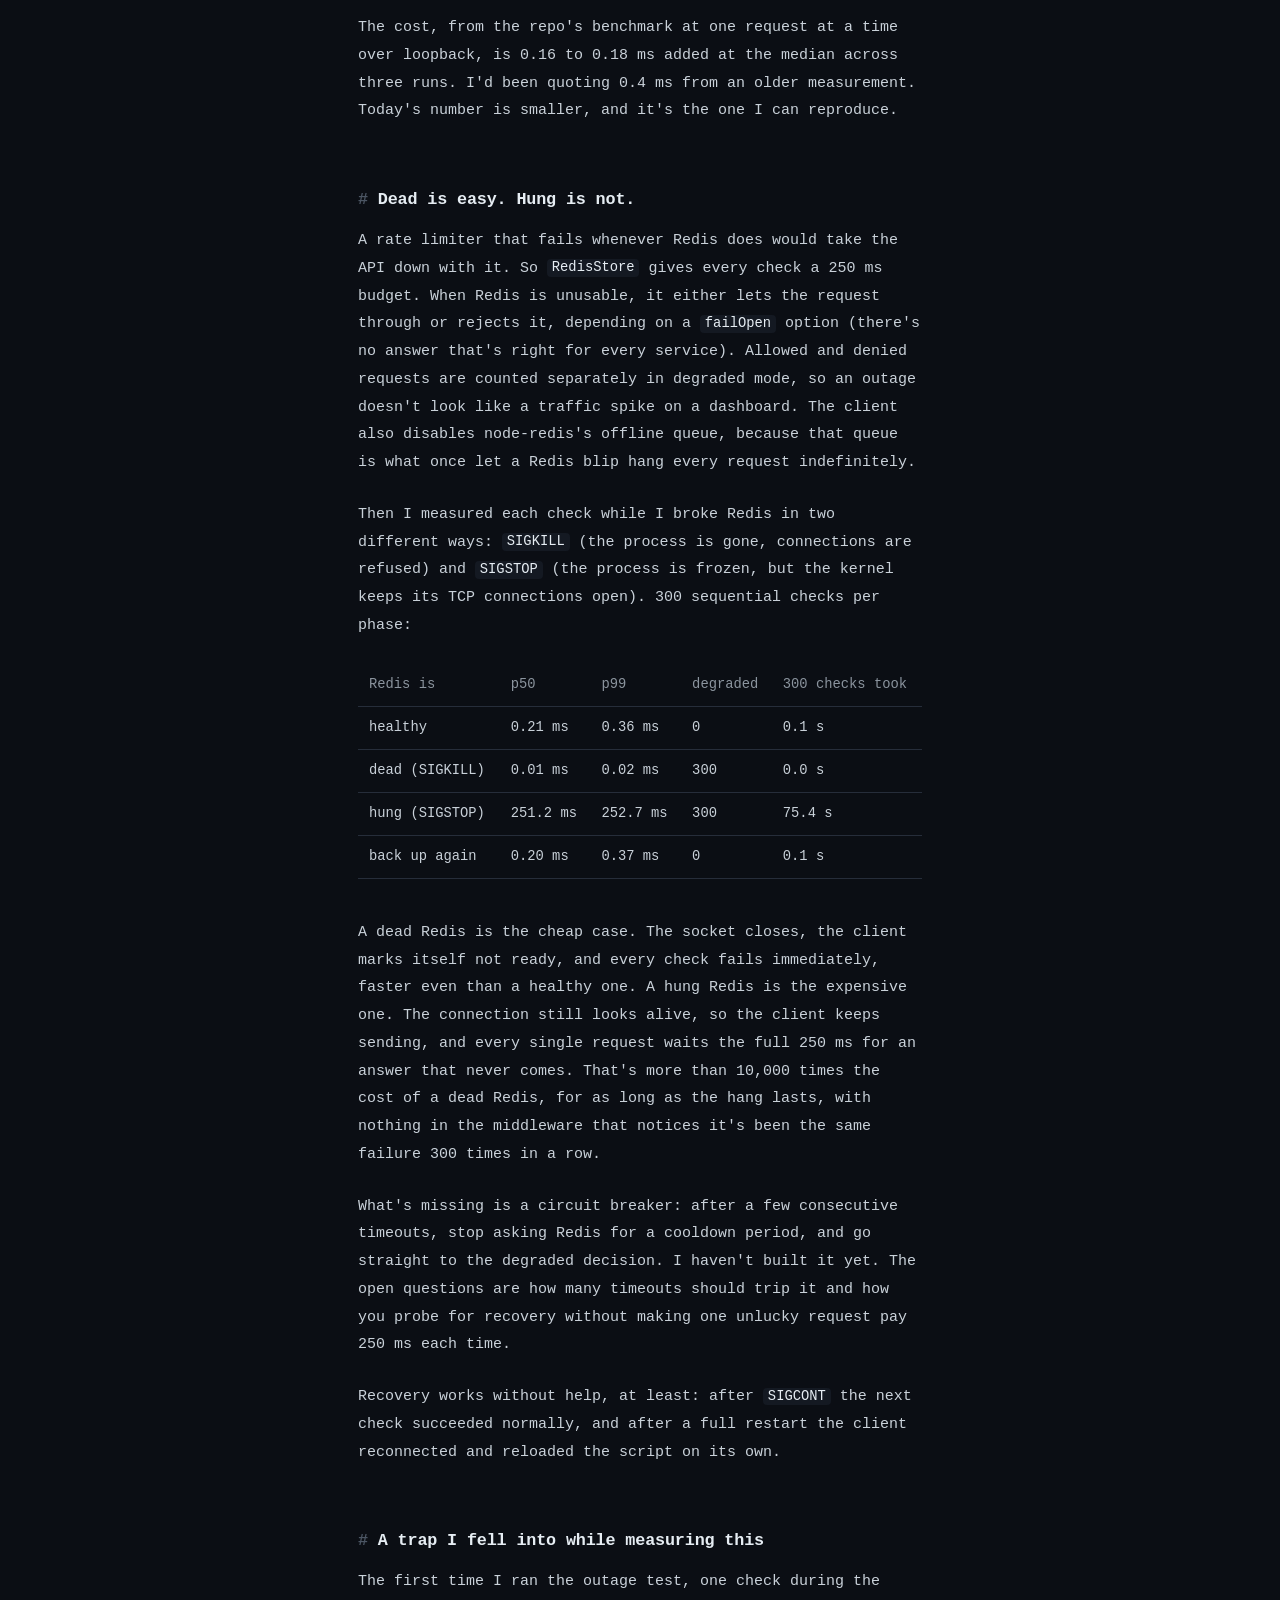
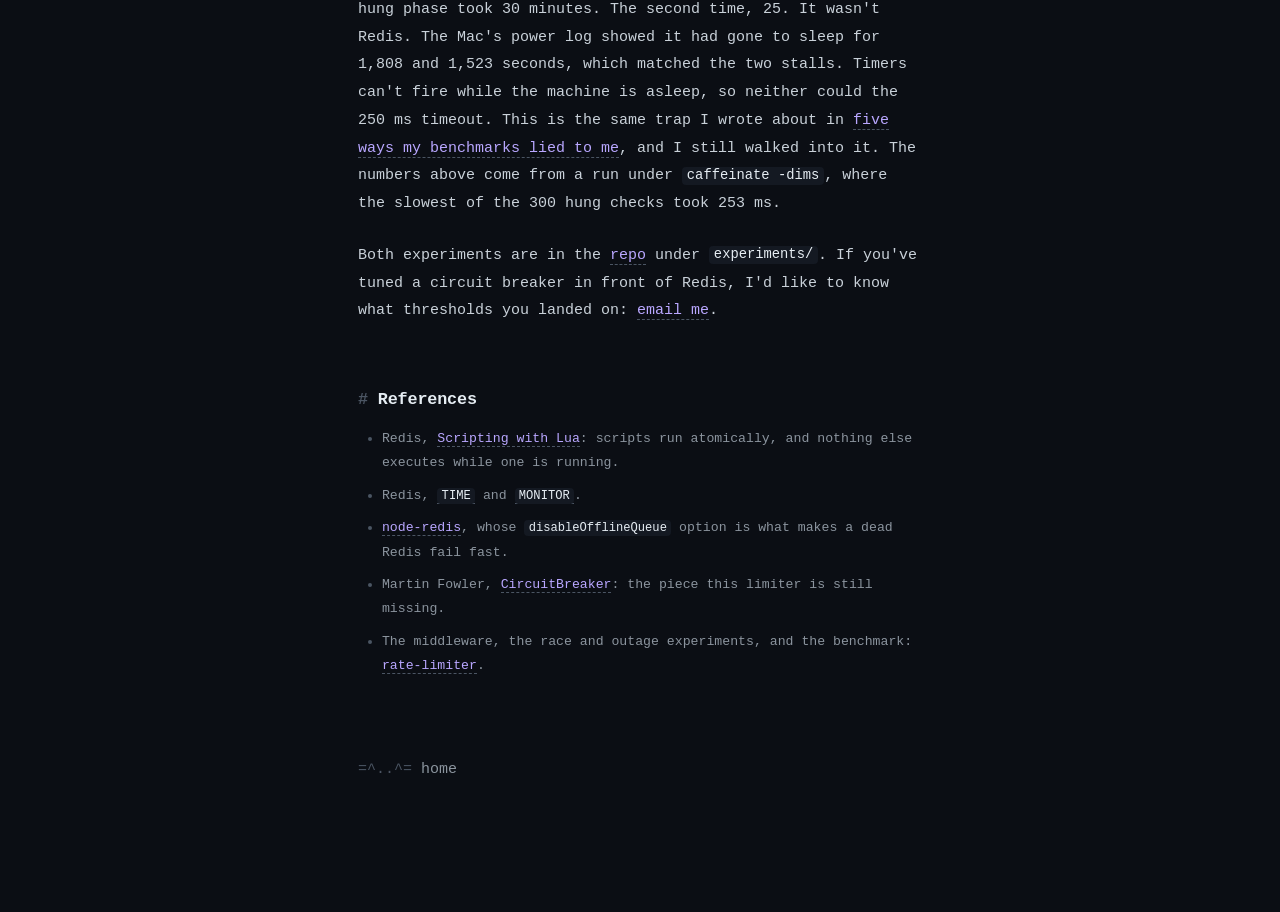
<file: writing/rate-limiter/index.html>
<!doctype html>
<html lang="en">
<head>
<meta charset="utf-8">
<meta name="viewport" content="width=device-width,initial-scale=1">
<title>When Redis goes away</title>
<link rel="stylesheet" href="../../style.css">
</head>
<body>
<main><article>
<h1>When Redis goes away</h1>
<p>Most write-ups of distributed rate limiters say that concurrent requests break a naive token bucket. Very few show it happening. I'd built a token-bucket middleware for Express with its state in Redis, and before trusting my fix I wanted to watch the bug happen.</p>
<p>The experiment: a bucket with capacity 100 and a refill rate of zero, so exactly 100 requests may ever be admitted. Fire 1,000 checks at it and count how many get through. Ten trials per configuration, on a 4-core i5-7500 with Redis 8.4 on localhost.</p>

<h2>The naive version</h2>
<p>Read the count, decide in JavaScript, write the count back:</p>
<pre><code>async function naiveCheck(client, key) {
  const [tokens] = await client.hmGet(key, ['tokens']);
  const t = tokens === null ? K : Number(tokens);
  if (t &lt; 1) return false;
  await client.hSet(key, { tokens: String(t - 1) });
  return true;
}</code></pre>
<table>
<tr><th>processes × in flight</th><th>naive admitted</th><th>Lua script</th></tr>
<tr><td>1 × 1</td><td>100</td><td>100</td></tr>
<tr><td>1 × 2</td><td>200</td><td>100</td></tr>
<tr><td>1 × 1,000</td><td>1,000</td><td>100</td></tr>
<tr><td>2 × 1</td><td>196–200</td><td>100</td></tr>
<tr><td>4 × 1</td><td>278–359</td><td>100</td></tr>
<tr><td>4 × 8</td><td>1,000</td><td>100</td></tr>
</table>
<p>The first row is the control: one request at a time, and the naive version is correct.</p>
<p>The second row surprised me. The usual explanation is that this race needs several servers sharing one bucket. It doesn't. A single Node process with just two requests in flight admitted <em>exactly</em> 200, in all ten trials. Both requests go out on the same Redis connection, so the commands arrive in the order read, read, write, write. Both reads see the same count, both writes store the same decremented value, and two requests spend one token. The limit gets multiplied by the concurrency, as reliably as clockwork. More processes just make it noisier.</p>
<p>You don't have to take my word for the order. Here is <a href="https://redis.io/docs/latest/commands/monitor/"><code>MONITOR</code></a> while one process runs two naive checks at a time against a bucket holding 3 tokens:</p>
<pre><code>[0 127.0.0.1:51358] "HMGET" "wire" "tokens"
[0 127.0.0.1:51358] "HMGET" "wire" "tokens"
[0 127.0.0.1:51358] "HSET" "wire" "tokens" "2"
[0 127.0.0.1:51358] "HSET" "wire" "tokens" "2"
[0 127.0.0.1:51358] "HMGET" "wire" "tokens"
[0 127.0.0.1:51358] "HMGET" "wire" "tokens"
[0 127.0.0.1:51358] "HSET" "wire" "tokens" "1"
[0 127.0.0.1:51358] "HSET" "wire" "tokens" "1"
...</code></pre>
<p>One connection (port 51358), two reads, then two writes of the same value. Six requests got through on three tokens.</p>
<p>The last row is worse than over-admission. At 8 requests in flight per process, the bucket never emptied at all. With 32 reads landing on the same value, almost every write overwrites another, so the stored count barely moves while 1,000 requests walk through.</p>

<h2>The fix</h2>
<p>A lock in the application layer just moves the race into whatever implements the lock. Instead, the whole read-refill-decide-write cycle runs inside Redis as one Lua script, and Redis runs a script without letting anything else in between:</p>
<pre><code>local t   = redis.call('TIME')
local now = (tonumber(t[1]) * 1000) + math.floor(tonumber(t[2]) / 1000)

local state       = redis.call('HMGET', key, 'tokens', 'last_refill')
local tokens      = tonumber(state[1])
local last_refill = tonumber(state[2])
if tokens == nil or last_refill == nil then
  tokens = capacity
  last_refill = now
end

-- A backwards clock must not mint or destroy tokens.
local elapsed = now - last_refill
if elapsed &lt; 0 then elapsed = 0 end
tokens = math.min(capacity, tokens + (elapsed / 1000) * rate)</code></pre>
<p>The clock comes from Redis's <code>TIME</code>, not from the calling server, because servers' clocks disagree, and a shared bucket refilled by skewed clocks refills at the wrong rate. It admitted exactly 100 in every trial of every configuration.</p>
<p>One detail took me a while. When a request is denied, nothing was consumed, so the script doesn't rewrite the state. But it still has to refresh the key's expiry. Otherwise a client that keeps hammering a full bucket would eventually let its own bucket expire, and get handed a fresh, full one.</p>
<p>The cost, from the repo's benchmark at one request at a time over loopback, is 0.16 to 0.18 ms added at the median across three runs. I'd been quoting 0.4 ms from an older measurement. Today's number is smaller, and it's the one I can reproduce.</p>

<h2>Dead is easy. Hung is not.</h2>
<p>A rate limiter that fails whenever Redis does would take the API down with it. So <code>RedisStore</code> gives every check a 250 ms budget. When Redis is unusable, it either lets the request through or rejects it, depending on a <code>failOpen</code> option (there's no answer that's right for every service). Allowed and denied requests are counted separately in degraded mode, so an outage doesn't look like a traffic spike on a dashboard. The client also disables node-redis's offline queue, because that queue is what once let a Redis blip hang every request indefinitely.</p>
<p>Then I measured each check while I broke Redis in two different ways: <code>SIGKILL</code> (the process is gone, connections are refused) and <code>SIGSTOP</code> (the process is frozen, but the kernel keeps its TCP connections open). 300 sequential checks per phase:</p>
<table>
<tr><th>Redis is</th><th>p50</th><th>p99</th><th>degraded</th><th>300 checks took</th></tr>
<tr><td>healthy</td><td>0.21 ms</td><td>0.36 ms</td><td>0</td><td>0.1 s</td></tr>
<tr><td>dead (SIGKILL)</td><td>0.01 ms</td><td>0.02 ms</td><td>300</td><td>0.0 s</td></tr>
<tr><td>hung (SIGSTOP)</td><td>251.2 ms</td><td>252.7 ms</td><td>300</td><td>75.4 s</td></tr>
<tr><td>back up again</td><td>0.20 ms</td><td>0.37 ms</td><td>0</td><td>0.1 s</td></tr>
</table>
<p>A dead Redis is the cheap case. The socket closes, the client marks itself not ready, and every check fails immediately, faster even than a healthy one. A hung Redis is the expensive one. The connection still looks alive, so the client keeps sending, and every single request waits the full 250 ms for an answer that never comes. That's more than 10,000 times the cost of a dead Redis, for as long as the hang lasts, with nothing in the middleware that notices it's been the same failure 300 times in a row.</p>
<p>What's missing is a circuit breaker: after a few consecutive timeouts, stop asking Redis for a cooldown period, and go straight to the degraded decision. I haven't built it yet. The open questions are how many timeouts should trip it and how you probe for recovery without making one unlucky request pay 250 ms each time.</p>
<p>Recovery works without help, at least: after <code>SIGCONT</code> the next check succeeded normally, and after a full restart the client reconnected and reloaded the script on its own.</p>

<h2>A trap I fell into while measuring this</h2>
<p>The first time I ran the outage test, one check during the hung phase took 30 minutes. The second time, 25. It wasn't Redis. The Mac's power log showed it had gone to sleep for 1,808 and 1,523 seconds, which matched the two stalls. Timers can't fire while the machine is asleep, so neither could the 250 ms timeout. This is the same trap I wrote about in <a href="../benchmarks-lied/">five ways my benchmarks lied to me</a>, and I still walked into it. The numbers above come from a run under <code>caffeinate -dims</code>, where the slowest of the 300 hung checks took 253 ms.</p>
<p>Both experiments are in the <a href="https://github.com/brightyorcerf/rate-limiter">repo</a> under <code>experiments/</code>. If you've tuned a circuit breaker in front of Redis, I'd like to know what thresholds you landed on: <a href="mailto:thetejaansh@gmail.com">email me</a>.</p>
<h2>References</h2>
<ul class="refs">
<li>Redis, <a href="https://redis.io/docs/latest/develop/interact/programmability/eval-intro/">Scripting with Lua</a>: scripts run atomically, and nothing else executes while one is running.</li>
<li>Redis, <a href="https://redis.io/docs/latest/commands/time/"><code>TIME</code></a> and <a href="https://redis.io/docs/latest/commands/monitor/"><code>MONITOR</code></a>.</li>
<li><a href="https://github.com/redis/node-redis">node-redis</a>, whose <code>disableOfflineQueue</code> option is what makes a dead Redis fail fast.</li>
<li>Martin Fowler, <a href="https://martinfowler.com/bliki/CircuitBreaker.html">CircuitBreaker</a>: the piece this limiter is still missing.</li>
<li>The middleware, the race and outage experiments, and the benchmark: <a href="https://github.com/brightyorcerf/rate-limiter">rate-limiter</a>.</li>
</ul>
<a class="back" href="../../">home</a>
</article></main>
</body>
</html>
</file>
<file: style.css>
:root{
  --void:#0b0e14;--panel:#141922;--rule:#262d3a;
  --ink:#c9d1d9;--quiet:#8b949e;--faint:#4b5563;
  --link:#b9a7ff;--star:#f2cc60;
  --mono:ui-monospace,SFMono-Regular,"JetBrains Mono",Menlo,Consolas,monospace;
  --space-1:.5rem;--space-2:1rem;--space-3:1.5rem;--space-4:2.5rem;--space-5:4rem;
  color-scheme:dark;
}
*{box-sizing:border-box}
html{background:var(--void)}
body{max-width:68ch;margin:0 auto;padding:var(--space-5) var(--space-3) calc(var(--space-5)*2);color:var(--ink);font:15px/1.85 var(--mono)}
::selection{background:var(--link);color:var(--void)}

/* starfield: two tiled dot layers, slow twinkle */
body::before,body::after{content:"";position:fixed;inset:0;z-index:-1;pointer-events:none}
body::before{
  background-image:
    radial-gradient(1px 1px at 23px 41px,#fff9,transparent),
    radial-gradient(1px 1px at 137px 89px,#fff6,transparent),
    radial-gradient(1px 1px at 211px 173px,#fff8,transparent),
    radial-gradient(1px 1px at 71px 229px,#fff5,transparent),
    radial-gradient(1.5px 1.5px at 183px 17px,#b9a7ffaa,transparent);
  background-size:260px 260px;animation:twinkle 7s ease-in-out infinite alternate}
body::after{
  background-image:
    radial-gradient(1px 1px at 61px 113px,#fff7,transparent),
    radial-gradient(1.5px 1.5px at 307px 277px,#f2cc6099,transparent),
    radial-gradient(1px 1px at 389px 59px,#fff5,transparent),
    radial-gradient(1px 1px at 157px 331px,#fff6,transparent);
  background-size:420px 420px;animation:twinkle 11s ease-in-out -4s infinite alternate}
@keyframes twinkle{from{opacity:.35}to{opacity:1}}

a{color:var(--link);text-decoration:none;border-bottom:1px dashed var(--faint)}
a:hover{color:var(--star);border-bottom-color:var(--star)}
a:focus-visible{outline:1px solid var(--star);outline-offset:3px}
p{margin:0 0 var(--space-3)}
h1,h2,h3{font-weight:600;line-height:1.3;letter-spacing:-.01em;color:#e6edf3}
h1{margin:0 0 var(--space-5);font-size:1.45rem;line-height:1.4}
h2{margin:var(--space-5) 0 var(--space-2);font-size:1.05rem}
h2:before{content:"# ";color:var(--faint)}
ul,ol{padding-left:var(--space-3)}
li{margin:0 0 var(--space-2)}
li::marker{color:var(--faint)}

/* home */
.sky{margin:0 0 var(--space-5);padding:var(--space-4) var(--space-3);background:var(--panel);border:1px solid var(--rule);border-radius:8px;overflow:hidden;font-size:min(8.6px,1.35vw);line-height:1.25;color:var(--ink)}
.star{color:var(--star);text-shadow:0 0 6px var(--star);animation:twinkle 2.4s ease-in-out infinite alternate}
.home h1{font-size:1.6rem;margin-bottom:var(--space-2)}
.home h2{margin-top:var(--space-5)}
.home h1:before{content:"~/";color:var(--faint)}
.links{display:flex;flex-wrap:wrap;gap:var(--space-1) var(--space-3);margin-bottom:var(--space-5)}
.home ol{list-style:none;margin:var(--space-1) 0 var(--space-3);padding:0}
.home li{display:grid;grid-template-columns:auto minmax(0,1fr) auto;gap:var(--space-2);align-items:baseline;margin:var(--space-3) 0}
.home li:before{content:"✦";color:var(--faint);font-size:.7em}
.home li a{justify-self:start}
.home li:hover:before{color:var(--star)}
.date{color:var(--quiet);white-space:nowrap;font-size:.85em;font-variant-numeric:tabular-nums}

/* articles */
code,pre{font-family:var(--mono)}
code{font-size:.92em;color:#e6edf3;background:var(--panel);padding:.1em .35em;border-radius:4px}
pre{overflow:auto;padding:var(--space-2);background:var(--panel);border:1px solid var(--rule);border-radius:6px}
pre code{background:none;padding:0}
table{border-collapse:collapse;margin:var(--space-3) 0 var(--space-4);width:100%;font-size:.92em}
th,td{text-align:left;padding:.6em .8em;border-bottom:1px solid var(--rule)}
th{color:var(--quiet);font-weight:400}
td{font-variant-numeric:tabular-nums}
blockquote{margin:var(--space-3) 0;padding-left:var(--space-2);border-left:2px solid var(--link);color:var(--quiet)}
hr{border:0;border-top:1px dashed var(--rule);margin:var(--space-4) 0}
.back{display:inline-block;margin-top:var(--space-5);color:var(--quiet);border:0}
.back:before{content:"=^..^=  ";color:var(--faint)}

/* charts */
figure{margin:var(--space-4) 0}
.chart svg{display:block;width:100%;height:auto;background:var(--panel);border:1px solid var(--rule);border-radius:6px;padding:var(--space-2) var(--space-1) var(--space-1)}
.chart .g{stroke:var(--rule);stroke-width:1}
.chart .ax{fill:var(--quiet);font:11px var(--mono)}
.chart .dl{fill:var(--ink);font:12px var(--mono)}
.chart circle:hover{r:6}
figcaption{margin-top:var(--space-1);color:var(--quiet);font-size:.85em}
details{margin:0 0 var(--space-3)}
.refs{font-size:.88em;color:var(--quiet)}
.refs li{margin-bottom:var(--space-1)}
summary{cursor:pointer;color:var(--quiet);font-size:.85em}
summary:hover{color:var(--star)}

@media(max-width:640px){
  :root{--space-4:2rem;--space-5:3rem}
  body{padding:var(--space-5) 1.25rem var(--space-5);font-size:14px;line-height:1.8}
  .sky{margin-bottom:var(--space-4);padding:var(--space-3) var(--space-1);font-size:1.4vw;border-radius:6px}
  .links{margin-bottom:var(--space-4)}
  h1{margin-bottom:var(--space-4);font-size:1.25rem}
  .home li{grid-template-columns:auto minmax(0,1fr);row-gap:.15rem;margin:var(--space-3) 0}
  .date{grid-column:2}
  th,td{padding:.5em .5em}
  pre{font-size:12px}
  table{display:block;overflow-x:auto;white-space:nowrap}
}
@media(prefers-reduced-motion:reduce){
  body::before,body::after,.star{animation:none}
}
</file>
